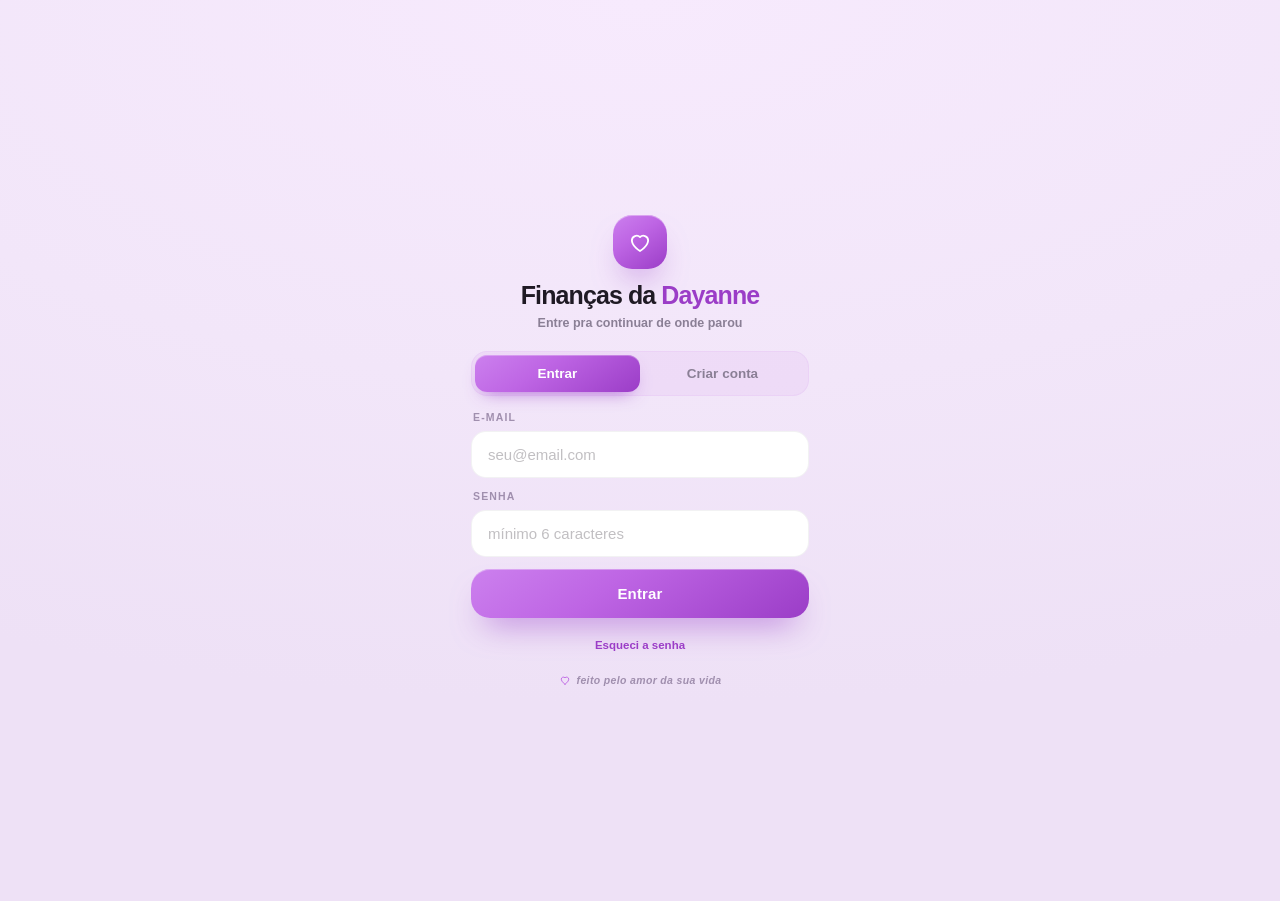
<file: index.html>
<!doctype html>
<html lang="pt-BR">
<head>
<meta charset="utf-8">
<meta name="viewport" content="width=device-width, initial-scale=1, viewport-fit=cover, maximum-scale=1, user-scalable=no">
<meta name="theme-color" content="#FAF7FC">
<meta name="color-scheme" content="light">
<meta name="format-detection" content="telephone=no">
<meta name="apple-mobile-web-app-capable" content="yes">
<meta name="mobile-web-app-capable" content="yes">
<meta name="apple-mobile-web-app-status-bar-style" content="default">
<meta name="apple-mobile-web-app-title" content="Finanças">
<meta name="description" content="O cantinho financeiro da Dayanne">
<title>Finanças da Dayanne</title>
<link rel="manifest" href="manifest.json">
<link rel="icon" href="icons/favicon.svg" type="image/svg+xml">
<link rel="apple-touch-icon" href="icons/icon-180.png">
<link rel="stylesheet" href="styles.css?v=15">
</head>
<body>

<!-- ===== ENTRADA (login obrigatório) ===== -->
<section class="auth" id="authScreen" aria-label="Entrar" hidden>
  <div class="auth-card">
    <div class="auth-brand">
      <span class="auth-mark" aria-hidden="true">
        <svg viewBox="0 0 24 24" fill="none" stroke="currentColor" stroke-width="1.7" stroke-linecap="round" stroke-linejoin="round" aria-hidden="true"><path d="M12 20.3s-7.5-4.5-7.5-10a4.4 4.4 0 0 1 7.5-2.8 4.4 4.4 0 0 1 7.5 2.8c0 5.5-7.5 10-7.5 10Z"/></svg>
      </span>
      <h1>Finanças da <em>Dayanne</em></h1>
      <p id="authSub">Entre pra continuar de onde parou</p>
    </div>

    <div class="seg auth-seg" id="authSeg">
      <span class="seg-thumb" aria-hidden="true"></span>
      <button class="seg-btn is-active" type="button" data-auth="in">Entrar</button>
      <button class="seg-btn" type="button" data-auth="up">Criar conta</button>
    </div>

    <form class="auth-form" id="authForm" novalidate>
      <label class="fld">
        <span class="fld-lbl">E-mail</span>
        <input class="txt-input" id="authEmail" type="email" inputmode="email" autocomplete="username" autocapitalize="none" spellcheck="false" placeholder="seu@email.com" aria-label="E-mail">
      </label>
      <label class="fld">
        <span class="fld-lbl">Senha</span>
        <input class="txt-input" id="authPass" type="password" autocomplete="current-password" placeholder="mínimo 6 caracteres" aria-label="Senha">
      </label>
      <p class="auth-err" id="authErr" hidden></p>
      <button class="btn-main wide" type="submit" id="authGo">Entrar</button>
    </form>

    <button class="auth-link" type="button" id="authForgot">Esqueci a senha</button>

    <p class="auth-foot">
      <span class="auth-heart" aria-hidden="true">
        <svg viewBox="0 0 24 24" fill="none" stroke="currentColor" stroke-width="1.8" stroke-linecap="round" stroke-linejoin="round" aria-hidden="true"><path d="M12 20.3s-7.5-4.5-7.5-10a4.4 4.4 0 0 1 7.5-2.8 4.4 4.4 0 0 1 7.5 2.8c0 5.5-7.5 10-7.5 10Z"/></svg>
      </span>
      feito pelo amor da sua vida
    </p>
  </div>
</section>

<div class="app" id="app">

  <div class="deco" aria-hidden="true">
    <span class="blob b1"></span>
    <span class="blob b2"></span>
    <span class="blob b3"></span>
  </div>

  <!-- ============ HOME ============ -->
  <main class="screen is-active" id="screen-home">
    <header class="top-head">
      <div class="hi">
        <p class="hi-sub" id="helloText">Oi,</p>
        <h1 class="hi-name" id="nameText">Dayanne <span class="dot-spark"><svg class="ic" viewBox="0 0 24 24" fill="none" stroke="currentColor" stroke-width="1.8" stroke-linecap="round" stroke-linejoin="round" aria-hidden="true"><path d="M12 3.2l1.9 5.9L20 12l-6.1 2.9L12 20.8l-1.9-5.9L4 12l6.1-2.9L12 3.2Z"/></svg></span></h1>
      </div>
      <button class="avatar" id="avatarBtn" type="button" aria-label="Abrir ajustes">
        <span id="avatarInitial">D</span>
        <i class="avatar-ring" aria-hidden="true"></i>
      </button>
    </header>

    <div class="month-bar" data-monthbar>
      <button class="mbtn" type="button" data-month="-1" aria-label="Mês anterior">
        <svg viewBox="0 0 24 24" aria-hidden="true"><path d="M15 5l-7 7 7 7"/></svg>
      </button>
      <span class="mlabel" data-monthlabel>&nbsp;</span>
      <button class="mbtn" type="button" data-month="1" aria-label="Próximo mês">
        <svg viewBox="0 0 24 24" aria-hidden="true"><path d="M9 5l7 7-7 7"/></svg>
      </button>
    </div>

    <section class="balance" id="balanceCard">
      <div class="balance-head">
        <span class="balance-cap">Saldo do mês</span>
        <span class="balance-tag" id="balanceTag"><svg class="ic" viewBox="0 0 24 24" fill="none" stroke="currentColor" stroke-width="1.8" stroke-linecap="round" stroke-linejoin="round" aria-hidden="true"><path d="M12 3.2l1.9 5.9L20 12l-6.1 2.9L12 20.8l-1.9-5.9L4 12l6.1-2.9L12 3.2Z"/></svg><span>sem registros</span></span>
      </div>
      <p class="balance-num" id="balanceNum">R$ 0,00</p>
      <div class="balance-row">
        <div class="bs">
          <span class="bs-ico">
            <svg viewBox="0 0 24 24" aria-hidden="true"><path d="M12 19V5M5 12l7-7 7 7"/></svg>
          </span>
          <span class="bs-txt"><small>Entradas</small><b id="incomeNum">R$ 0,00</b></span>
        </div>
        <span class="bs-sep" aria-hidden="true"></span>
        <div class="bs">
          <span class="bs-ico">
            <svg viewBox="0 0 24 24" aria-hidden="true"><path d="M12 5v14M5 12l7 7 7-7"/></svg>
          </span>
          <span class="bs-txt"><small>Saídas</small><b id="expenseNum">R$ 0,00</b></span>
        </div>
      </div>
      <span class="balance-glow" aria-hidden="true"></span>
    </section>

    <section class="block">
      <div class="block-head">
        <h2>Gastos por categoria</h2>
        <span class="block-note" id="catNote"></span>
      </div>
      <div class="cat-rail" id="catRail"></div>
    </section>

    <section class="block">
      <div class="block-head">
        <h2>Últimos registros</h2>
        <button class="ghost-link" type="button" data-goto="tx">Ver todos</button>
      </div>
      <ul class="tx-list" id="homeList"></ul>
      <div class="empty" id="homeEmpty" hidden></div>
    </section>

    <p class="sign">
      <span class="sign-heart" aria-hidden="true"><svg viewBox="0 0 24 24" fill="none" stroke="currentColor" stroke-width="1.8" stroke-linecap="round" stroke-linejoin="round"><path d="M12 20.3s-7.5-4.5-7.5-10a4.4 4.4 0 0 1 7.5-2.8 4.4 4.4 0 0 1 7.5 2.8c0 5.5-7.5 10-7.5 10Z"/></svg></span>
      feito pelo amor da sua vida
    </p>
  </main>

  <!-- ============ REGISTROS ============ -->
  <main class="screen" id="screen-tx">
    <header class="page-head">
      <h1>Meus registros</h1>
      <p>Tudo que entrou e saiu</p>
    </header>

    <div class="month-bar" data-monthbar>
      <button class="mbtn" type="button" data-month="-1" aria-label="Mês anterior">
        <svg viewBox="0 0 24 24" aria-hidden="true"><path d="M15 5l-7 7 7 7"/></svg>
      </button>
      <span class="mlabel" data-monthlabel>&nbsp;</span>
      <button class="mbtn" type="button" data-month="1" aria-label="Próximo mês">
        <svg viewBox="0 0 24 24" aria-hidden="true"><path d="M9 5l7 7-7 7"/></svg>
      </button>
    </div>

    <div class="search-bar">
      <span class="search-ico" aria-hidden="true">
        <svg viewBox="0 0 24 24"><circle cx="11" cy="11" r="6.4"/><path d="M15.9 15.9 20.6 20.6"/></svg>
      </span>
      <input class="search-input" id="searchInput" type="search" placeholder="Buscar por descrição" autocomplete="off" autocorrect="off" autocapitalize="none" spellcheck="false" enterkeyhint="search" aria-label="Buscar registro">
      <button class="search-clear" type="button" id="searchClear" aria-label="Limpar busca" hidden>
        <svg viewBox="0 0 24 24" aria-hidden="true"><path d="M6 6l12 12M18 6 6 18"/></svg>
      </button>
    </div>

    <div class="chips" id="filterChips">
      <button class="chip is-active" type="button" data-filter="all">Tudo</button>
      <button class="chip" type="button" data-filter="income">Entradas</button>
      <button class="chip" type="button" data-filter="expense">Saídas</button>
    </div>

    <div class="chips chips-rail" id="catChips" aria-label="Filtrar por categoria"></div>

    <div class="tx-groups" id="txGroups"></div>
    <div class="empty" id="txEmpty" hidden></div>
  </main>

  <!-- ============ RESUMO ============ -->
  <main class="screen" id="screen-in">
    <header class="page-head">
      <h1>Resumo</h1>
      <p>Onde o dinheiro foi parar</p>
    </header>

    <div class="month-bar" data-monthbar>
      <button class="mbtn" type="button" data-month="-1" aria-label="Mês anterior">
        <svg viewBox="0 0 24 24" aria-hidden="true"><path d="M15 5l-7 7 7 7"/></svg>
      </button>
      <span class="mlabel" data-monthlabel>&nbsp;</span>
      <button class="mbtn" type="button" data-month="1" aria-label="Próximo mês">
        <svg viewBox="0 0 24 24" aria-hidden="true"><path d="M9 5l7 7-7 7"/></svg>
      </button>
    </div>

    <section class="donut-card">
      <div class="donut-wrap">
        <svg class="donut" viewBox="0 0 120 120" aria-hidden="true">
          <circle class="donut-track" cx="60" cy="60" r="48"/>
          <g id="donutSegs"></g>
        </svg>
        <div class="donut-center">
          <small>Total gasto</small>
          <b id="donutTotal">R$ 0,00</b>
        </div>
      </div>
      <ul class="legend" id="legend"></ul>
    </section>

    <section class="block">
      <div class="block-head">
        <h2>Últimos 6 meses</h2>
        <span class="block-note">gastos</span>
      </div>
      <div class="bars" id="bars"></div>
    </section>

    <div class="empty" id="inEmpty" hidden></div>
  </main>

  <!-- ============ CÂMBIO ============ -->
  <main class="screen" id="screen-fx">
    <header class="page-head">
      <h1>Câmbio</h1>
      <p>Converta entre Guarani, Real e Dólar</p>
    </header>

    <section class="conv">
      <div class="conv-box">
        <div class="conv-top">
          <span class="conv-lbl">Valor</span>
          <div class="cur-pick" id="fxFromSeg">
            <button type="button" data-cur="PYG">Gs</button>
            <button type="button" data-cur="BRL">R$</button>
            <button type="button" data-cur="USD">$</button>
          </div>
        </div>
        <div class="conv-line">
          <span class="conv-sym" id="fxFromSym">R$</span>
          <span class="conv-num" id="fxDisplay">0</span>
        </div>
      </div>

      <button class="conv-swap" id="fxSwap" type="button" aria-label="Inverter as moedas">
        <svg viewBox="0 0 24 24" aria-hidden="true"><path d="M8 4.5v13"/><path d="M4.5 8 8 4.5 11.5 8"/><path d="M16 19.5v-13"/><path d="M12.5 16 16 19.5 19.5 16"/></svg>
      </button>

      <div class="conv-box is-out">
        <div class="conv-top">
          <span class="conv-lbl">Vale</span>
          <div class="cur-pick" id="fxToSeg">
            <button type="button" data-cur="PYG">Gs</button>
            <button type="button" data-cur="BRL">R$</button>
            <button type="button" data-cur="USD">$</button>
          </div>
        </div>
        <div class="conv-line">
          <span class="conv-sym" id="fxToSym">Gs</span>
          <span class="conv-num" id="fxResult" aria-live="polite">0</span>
        </div>
      </div>

      <p class="conv-rate" id="fxRate"></p>
    </section>

    <div class="keypad" id="fxPad">
      <button type="button" data-k="1">1</button>
      <button type="button" data-k="2">2</button>
      <button type="button" data-k="3">3</button>
      <button type="button" data-k="4">4</button>
      <button type="button" data-k="5">5</button>
      <button type="button" data-k="6">6</button>
      <button type="button" data-k="7">7</button>
      <button type="button" data-k="8">8</button>
      <button type="button" data-k="9">9</button>
      <button type="button" data-k="c" class="key-fn">C</button>
      <button type="button" data-k="0">0</button>
      <button type="button" data-k="b" class="key-fn" aria-label="Apagar">
        <svg viewBox="0 0 24 24" aria-hidden="true"><path d="M9 6h10.5A2.5 2.5 0 0 1 22 8.5v7a2.5 2.5 0 0 1-2.5 2.5H9l-6-6 6-6Z"/><path d="M12.5 9.5l5 5M17.5 9.5l-5 5"/></svg>
      </button>
    </div>
  </main>

  <button class="fab" id="fab" type="button" aria-label="Adicionar registro">
    <svg viewBox="0 0 24 24" aria-hidden="true"><path d="M12 5v14M5 12h14"/></svg>
    <span class="fab-ring" aria-hidden="true"></span>
  </button>

  <nav class="nav" aria-label="Navegação principal">
    <button class="nav-btn is-active" type="button" data-goto="home" aria-current="page">
      <span class="nav-ico">
        <svg viewBox="0 0 24 24" aria-hidden="true"><path d="M4 11.5 12 4l8 7.5"/><path d="M6.5 10v9a1 1 0 0 0 1 1H10v-5.5h4V20h2.5a1 1 0 0 0 1-1v-9"/></svg>
      </span>
      <span class="nav-lbl">Início</span>
    </button>
    <button class="nav-btn" type="button" data-goto="tx">
      <span class="nav-ico">
        <svg viewBox="0 0 24 24" aria-hidden="true"><path d="M8 6h12M8 12h12M8 18h12"/><circle cx="4" cy="6" r="1"/><circle cx="4" cy="12" r="1"/><circle cx="4" cy="18" r="1"/></svg>
      </span>
      <span class="nav-lbl">Registros</span>
    </button>
    <button class="nav-btn" type="button" data-goto="in">
      <span class="nav-ico">
        <svg viewBox="0 0 24 24" aria-hidden="true"><path d="M21 12a9 9 0 1 1-9-9v9h9Z"/><path d="M12 3v9h9"/></svg>
      </span>
      <span class="nav-lbl">Resumo</span>
    </button>
    <button class="nav-btn" type="button" data-goto="fx">
      <span class="nav-ico">
        <svg viewBox="0 0 24 24" aria-hidden="true"><path d="M3.5 8.5h14"/><path d="M14 5l3.5 3.5L14 12"/><path d="M20.5 15.5h-14"/><path d="M10 12l-3.5 3.5L10 19"/></svg>
      </span>
      <span class="nav-lbl">Câmbio</span>
    </button>
  </nav>

</div>

<div class="scrim" id="scrim"></div>

<!-- ===== FOLHA: REGISTRO ===== -->
<section class="sheet" id="txSheet" role="dialog" aria-modal="true" aria-label="Registro">
  <div class="sheet-grab" aria-hidden="true"></div>
  <header class="sheet-head">
    <h2 id="txSheetTitle">Novo registro</h2>
    <button class="xbtn" type="button" data-close aria-label="Fechar">
      <svg viewBox="0 0 24 24" aria-hidden="true"><path d="M6 6l12 12M18 6 6 18"/></svg>
    </button>
  </header>
  <form class="sheet-body" id="txForm" novalidate>
    <div class="seg" role="group" aria-label="Tipo de registro">
      <span class="seg-thumb" aria-hidden="true"></span>
      <button type="button" class="seg-btn is-active" data-type="expense">Saída</button>
      <button type="button" class="seg-btn" data-type="income">Entrada</button>
    </div>

    <div class="amount-box" id="amountBox">
      <span class="amount-cur" id="amountCur" aria-hidden="true">R$</span>
      <input class="amount-input" id="amountInput" type="text" inputmode="numeric" autocomplete="off" placeholder="0,00" aria-label="Valor">
    </div>

    <div class="fld">
      <span class="fld-lbl">Categoria</span>
      <div class="cat-pick" id="catPick"></div>
    </div>

    <div class="fld">
      <span class="fld-lbl">Descrição <em>opcional</em></span>
      <input class="txt-input" id="descInput" type="text" maxlength="48" autocomplete="off" placeholder="Ex.: café com as amigas" aria-label="Descrição">
    </div>

    <div class="fld">
      <span class="fld-lbl">Data</span>
      <input class="txt-input date-input" id="dateInput" type="date" aria-label="Data">
    </div>

    <label class="switch-row" id="fixRow">
      <input type="checkbox" id="fixedToggle">
      <span class="switch-txt">
        <b>Repetir todo mês</b>
        <small id="fixHint">Vira um gasto ou ganho fixo</small>
      </span>
      <span class="switch" aria-hidden="true"><i></i></span>
    </label>

    <div class="fix-dates" id="fixDates" hidden>
      <div class="fd-row">
        <span class="fd-lbl">Começa em</span>
        <div class="fd-step">
          <button class="fd-btn" type="button" data-fd="from" data-step="-1" aria-label="Começa um mês antes">
            <svg viewBox="0 0 24 24" aria-hidden="true"><path d="M15 5l-7 7 7 7"/></svg>
          </button>
          <b class="fd-val" id="fixFrom">—</b>
          <button class="fd-btn" type="button" data-fd="from" data-step="1" aria-label="Começa um mês depois">
            <svg viewBox="0 0 24 24" aria-hidden="true"><path d="M9 5l7 7-7 7"/></svg>
          </button>
        </div>
      </div>

      <label class="switch-row" id="endRow">
        <input type="checkbox" id="endToggle">
        <span class="switch-txt">
          <b>Tem data pra acabar</b>
          <small>Sem isso, ele repete todo mês pra sempre</small>
        </span>
        <span class="switch" aria-hidden="true"><i></i></span>
      </label>

      <div class="fd-row" id="endBox" hidden>
        <span class="fd-lbl">Termina em</span>
        <div class="fd-step">
          <button class="fd-btn" type="button" data-fd="to" data-step="-1" aria-label="Termina um mês antes">
            <svg viewBox="0 0 24 24" aria-hidden="true"><path d="M15 5l-7 7 7 7"/></svg>
          </button>
          <b class="fd-val" id="fixTo">—</b>
          <button class="fd-btn" type="button" data-fd="to" data-step="1" aria-label="Termina um mês depois">
            <svg viewBox="0 0 24 24" aria-hidden="true"><path d="M9 5l7 7-7 7"/></svg>
          </button>
        </div>
      </div>
    </div>

    <div class="sheet-foot">
      <button class="btn-main" type="submit" id="saveBtn">Salvar</button>
      <button class="btn-del" type="button" id="delBtn" hidden>Excluir</button>
    </div>
  </form>
</section>

<!-- ===== FOLHA: AJUSTES ===== -->
<section class="sheet" id="setSheet" role="dialog" aria-modal="true" aria-label="Ajustes">
  <div class="sheet-grab" aria-hidden="true"></div>
  <header class="sheet-head">
    <h2>Ajustes</h2>
    <button class="xbtn" type="button" data-close aria-label="Fechar">
      <svg viewBox="0 0 24 24" aria-hidden="true"><path d="M6 6l12 12M18 6 6 18"/></svg>
    </button>
  </header>
  <div class="sheet-body">
    <div class="fld">
      <span class="fld-lbl">Seu nome</span>
      <input class="txt-input" id="nameInput" type="text" maxlength="18" autocomplete="off" aria-label="Seu nome">
    </div>

    <div class="fld">
      <span class="fld-lbl">Moeda do app</span>
      <div class="seg" id="curSeg">
        <span class="seg-thumb" aria-hidden="true"></span>
        <button type="button" class="seg-btn" data-cur="BRL">Real</button>
        <button type="button" class="seg-btn" data-cur="PYG">Guarani</button>
      </div>
    </div>

    <div class="rate-box">
      <span class="rate-txt" id="rateNote">—</span>
      <button class="rate-btn" type="button" id="rateBtn" aria-label="Atualizar cotação">
        <svg class="ic" viewBox="0 0 24 24" fill="none" stroke="currentColor" stroke-width="1.8" stroke-linecap="round" stroke-linejoin="round" aria-hidden="true"><path d="M20.5 12a8.5 8.5 0 1 1-2.5-6"/><path d="M21 4v5h-5"/></svg>
      </button>
    </div>

    <section class="cloud" id="cloudBox">
      <div class="cloud-head">
        <span class="cloud-ico" aria-hidden="true">
          <svg viewBox="0 0 24 24" fill="none" stroke="currentColor" stroke-width="1.8" stroke-linecap="round" stroke-linejoin="round" aria-hidden="true"><path d="M7.4 18.2h9.2a3.6 3.6 0 0 0 .3-7.2 5.1 5.1 0 0 0-9.8-1.2 3.5 3.5 0 0 0 .3 8.4Z"/></svg>
        </span>
        <span class="cloud-txt">
          <b id="cloudTitle">Conta na nuvem</b>
          <small id="cloudStatus">Entrar pra ter tudo em todos os aparelhos</small>
        </span>
      </div>

      <div class="cloud-form" id="cloudForm">
        <input class="txt-input" id="cloudEmail" type="email" inputmode="email" autocomplete="username" autocapitalize="none" spellcheck="false" placeholder="seu@email.com" aria-label="E-mail da conta">
        <input class="txt-input" id="cloudPass" type="password" autocomplete="current-password" placeholder="senha" aria-label="Senha da conta">
        <div class="backup-row">
          <button class="btn-soft" type="button" id="cloudSignIn">Entrar</button>
          <button class="btn-soft" type="button" id="cloudSignUp">Criar conta</button>
        </div>
      </div>

      <div class="cloud-actions" id="cloudActions" hidden>
        <button class="btn-soft" type="button" id="cloudSync">Sincronizar agora</button>
        <button class="btn-soft" type="button" id="cloudOut">Sair</button>
      </div>

      <div class="cloud-merge" id="cloudMerge" hidden>
        <p id="cloudMergeTxt"></p>
        <div class="backup-row">
          <button class="btn-soft" type="button" id="cloudPull">Baixar da nuvem</button>
          <button class="btn-soft" type="button" id="cloudPush">Enviar do aparelho</button>
        </div>
      </div>
    </section>

    <button class="row-btn" type="button" id="openCatBtn">
      <span class="row-ic">
        <svg viewBox="0 0 24 24" fill="none" stroke="currentColor" stroke-width="1.8" stroke-linecap="round" stroke-linejoin="round" aria-hidden="true"><rect x="3.4" y="3.4" width="7.2" height="7.2" rx="2"/><rect x="13.4" y="3.4" width="7.2" height="7.2" rx="2"/><rect x="3.4" y="13.4" width="7.2" height="7.2" rx="2"/><rect x="13.4" y="13.4" width="7.2" height="7.2" rx="2"/></svg>
      </span>
      <span class="row-txt">
        <b>Categorias</b>
        <small>Criar, renomear, cor e ícone</small>
      </span>
      <span class="row-go">
        <svg viewBox="0 0 24 24" aria-hidden="true"><path d="M9 6l6 6-6 6"/></svg>
      </span>
    </button>

    <button class="row-btn" type="button" id="openFixBtn">
      <span class="row-ic">
        <svg viewBox="0 0 24 24" fill="none" stroke="currentColor" stroke-width="1.8" stroke-linecap="round" stroke-linejoin="round" aria-hidden="true"><path d="M17 3.5 20 6.5 17 9.5"/><path d="M20 6.5H8a4 4 0 0 0-4 4v.5"/><path d="M7 20.5 4 17.5 7 14.5"/><path d="M4 17.5h12a4 4 0 0 0 4-4v-.5"/></svg>
      </span>
      <span class="row-txt">
        <b>Gastos e ganhos fixos</b>
        <small>Aluguel, internet, salário…</small>
      </span>
      <span class="row-go">
        <svg viewBox="0 0 24 24" aria-hidden="true"><path d="M9 6l6 6-6 6"/></svg>
      </span>
    </button>

    <div class="backup-row">
      <button class="btn-soft" type="button" id="exportBtn">Salvar backup</button>
      <button class="btn-soft" type="button" id="importBtn">Restaurar</button>
      <input type="file" id="importFile" accept="application/json,.json" hidden>
    </div>

    <div class="set-note">
      <span aria-hidden="true"><svg class="ic" viewBox="0 0 24 24" fill="none" stroke="currentColor" stroke-width="1.8" stroke-linecap="round" stroke-linejoin="round"><path d="M12 20.3s-7.5-4.5-7.5-10a4.4 4.4 0 0 1 7.5-2.8 4.4 4.4 0 0 1 7.5 2.8c0 5.5-7.5 10-7.5 10Z"/></svg></span>
      <p>Feito pelo amor da sua vida, só pra você.</p>
    </div>

    <button class="btn-del wide" type="button" id="resetBtn">Zerar todos os dados</button>

    <p class="set-version">versão 1.1.5 · Bryan pra Dayanne</p>
  </div>
</section>

<!-- ===== FOLHA: FIXOS ===== -->
<section class="sheet" id="fixSheet" role="dialog" aria-modal="true" aria-label="Gastos e ganhos fixos">
  <div class="sheet-grab" aria-hidden="true"></div>
  <header class="sheet-head">
    <h2>Fixos</h2>
    <button class="xbtn" type="button" data-close aria-label="Fechar">
      <svg viewBox="0 0 24 24" aria-hidden="true"><path d="M6 6l12 12M18 6 6 18"/></svg>
    </button>
  </header>
  <div class="sheet-body">
    <p class="fix-intro">Entram sozinhos em todo mês, a partir do mês de início. Toque para editar.</p>
    <ul class="fix-list" id="fixList"></ul>
    <div class="empty" id="fixEmpty" hidden>
      <span class="empty-ico"><svg class="ic" viewBox="0 0 24 24" fill="none" stroke="currentColor" stroke-width="1.8" stroke-linecap="round" stroke-linejoin="round" aria-hidden="true"><path d="M17 3.5 20 6.5 17 9.5"/><path d="M20 6.5H8a4 4 0 0 0-4 4v.5"/><path d="M7 20.5 4 17.5 7 14.5"/><path d="M4 17.5h12a4 4 0 0 0 4-4v-.5"/></svg></span>
      <p>Nenhum fixo ainda<br><b>Marque "Repetir todo mês" ao criar um registro.</b></p>
    </div>
    <button class="btn-main" type="button" id="addFixBtn">Novo fixo</button>
  </div>
</section>

<!-- ===== FOLHA: CATEGORIAS ===== -->
<section class="sheet" id="catSheet" role="dialog" aria-modal="true" aria-label="Categorias">
  <div class="sheet-grab" aria-hidden="true"></div>
  <header class="sheet-head">
    <h2 id="catSheetTitle">Categorias</h2>
    <button class="xbtn" type="button" data-close aria-label="Fechar">
      <svg viewBox="0 0 24 24" aria-hidden="true"><path d="M6 6l12 12M18 6 6 18"/></svg>
    </button>
  </header>

  <div class="sheet-body">
    <div id="catListView">
      <div class="seg" role="group" aria-label="Tipo de categoria" id="catSeg">
        <span class="seg-thumb" aria-hidden="true"></span>
        <button type="button" class="seg-btn is-active" data-cattype="expense">Gastos</button>
        <button type="button" class="seg-btn" data-cattype="income">Entradas</button>
      </div>

      <div class="cat-list" id="catList"></div>

      <button class="btn-main" type="button" id="newCatBtn">Nova categoria</button>
    </div>

    <div id="catEditView" hidden>
      <div class="fld">
        <span class="fld-lbl">Nome</span>
        <input class="txt-input" id="catNameInput" type="text" maxlength="18" autocomplete="off" placeholder="Ex.: Faculdade" aria-label="Nome da categoria">
      </div>

      <div class="fld">
        <span class="fld-lbl">Cor</span>
        <div class="swatches" id="catSwatches"></div>
      </div>

      <div class="fld">
        <span class="fld-lbl">Ícone</span>
        <div class="icons" id="catIcons"></div>
      </div>

      <label class="switch-row" id="catHideRow">
        <input type="checkbox" id="catHideToggle">
        <span class="switch-txt">
          <b>Esconder do app</b>
          <small>Some dos seletores, mas os registros antigos ficam</small>
        </span>
        <span class="switch" aria-hidden="true"><i></i></span>
      </label>

      <div class="sheet-foot">
        <button class="btn-main" type="button" id="catSaveBtn">Salvar</button>
        <button class="btn-del" type="button" id="catDelBtn" hidden>Excluir</button>
      </div>
      <button class="btn-soft wide" type="button" id="catBackBtn">Voltar pra lista</button>
    </div>
  </div>
</section>

<div class="toast" id="toast" role="status" aria-live="polite">
  <span class="toast-ico" id="toastIco" aria-hidden="true"></span>
  <span id="toastMsg"></span>
</div>

<!-- ===== CONFIRMAÇÃO (no lugar do confirm do navegador) ===== -->
<div class="ask" id="askBox" role="dialog" aria-modal="true" aria-labelledby="askTitle" aria-hidden="true">
  <div class="ask-card">
    <span class="ask-ico" aria-hidden="true"><svg viewBox="0 0 24 24" fill="none" stroke="currentColor" stroke-width="1.8" stroke-linecap="round" stroke-linejoin="round"><path d="M12 8.5v5"/><path d="M12 17h.01"/><path d="M10.3 3.9 2.5 17.4A2 2 0 0 0 4.2 20.4h15.6a2 2 0 0 0 1.7-3l-7.8-13.5a2 2 0 0 0-3.4 0Z"/></svg></span>
    <h3 id="askTitle">Tem certeza?</h3>
    <p id="askText"></p>
    <div class="ask-row">
      <button class="btn-soft" type="button" id="askNo">Cancelar</button>
      <button class="btn-del" type="button" id="askYes">Apagar</button>
    </div>
  </div>
</div>

<!-- ===== SURPRESA (5 toques em qualquer lugar) =====
     As fotos são fotos/1.jpg e fotos/2.jpg. Se não existirem, o cartão mostra o
     coração lilás no lugar (nada quebra e nada aparece escrito de "erro"). -->
<div class="love" id="loveSecret" role="dialog" aria-modal="true" aria-label="Uma surpresa" aria-hidden="true">
  <span class="love-veil" aria-hidden="true"></span>
  <span class="love-bloom" aria-hidden="true"></span>
  <span class="love-particles" id="loveParticles" aria-hidden="true"></span>

  <div class="love-stage">
    <span class="love-badge" aria-hidden="true">
      <svg viewBox="0 0 24 24" fill="none" stroke="currentColor" stroke-width="1.8" stroke-linecap="round" stroke-linejoin="round"><path d="M12 20.3s-7.5-4.5-7.5-10a4.4 4.4 0 0 1 7.5-2.8 4.4 4.4 0 0 1 7.5 2.8c0 5.5-7.5 10-7.5 10Z"/></svg>
    </span>

    <p class="love-eyebrow">segredo desbloqueado</p>
    <h2 class="love-title">O melhor investimento<br>que eu fiz foi <em>você</em></h2>

    <div class="love-photos">
      <figure class="love-photo love-photo-a">
        <span class="love-photo-ph" aria-hidden="true">
          <svg viewBox="0 0 24 24"><path d="M12 20.3s-7.5-4.5-7.5-10a4.4 4.4 0 0 1 7.5-2.8 4.4 4.4 0 0 1 7.5 2.8c0 5.5-7.5 10-7.5 10Z" fill="currentColor"/></svg>
        </span>
        <img class="love-photo-img" src="fotos/1.jpg" alt="A gente">
      </figure>
      <figure class="love-photo love-photo-b">
        <span class="love-photo-ph" aria-hidden="true">
          <svg viewBox="0 0 24 24"><path d="M12 20.3s-7.5-4.5-7.5-10a4.4 4.4 0 0 1 7.5-2.8 4.4 4.4 0 0 1 7.5 2.8c0 5.5-7.5 10-7.5 10Z" fill="currentColor"/></svg>
        </span>
        <img class="love-photo-img" src="fotos/2.jpg" alt="A gente">
      </figure>
    </div>

    <p class="love-foot">feito pelo amor da sua vida</p>
    <button class="love-close" type="button" id="loveClose">fechar</button>
  </div>
</div>

<script src="sync.js"></script>
<script src="app.js"></script>
</body>
</html>
</file>
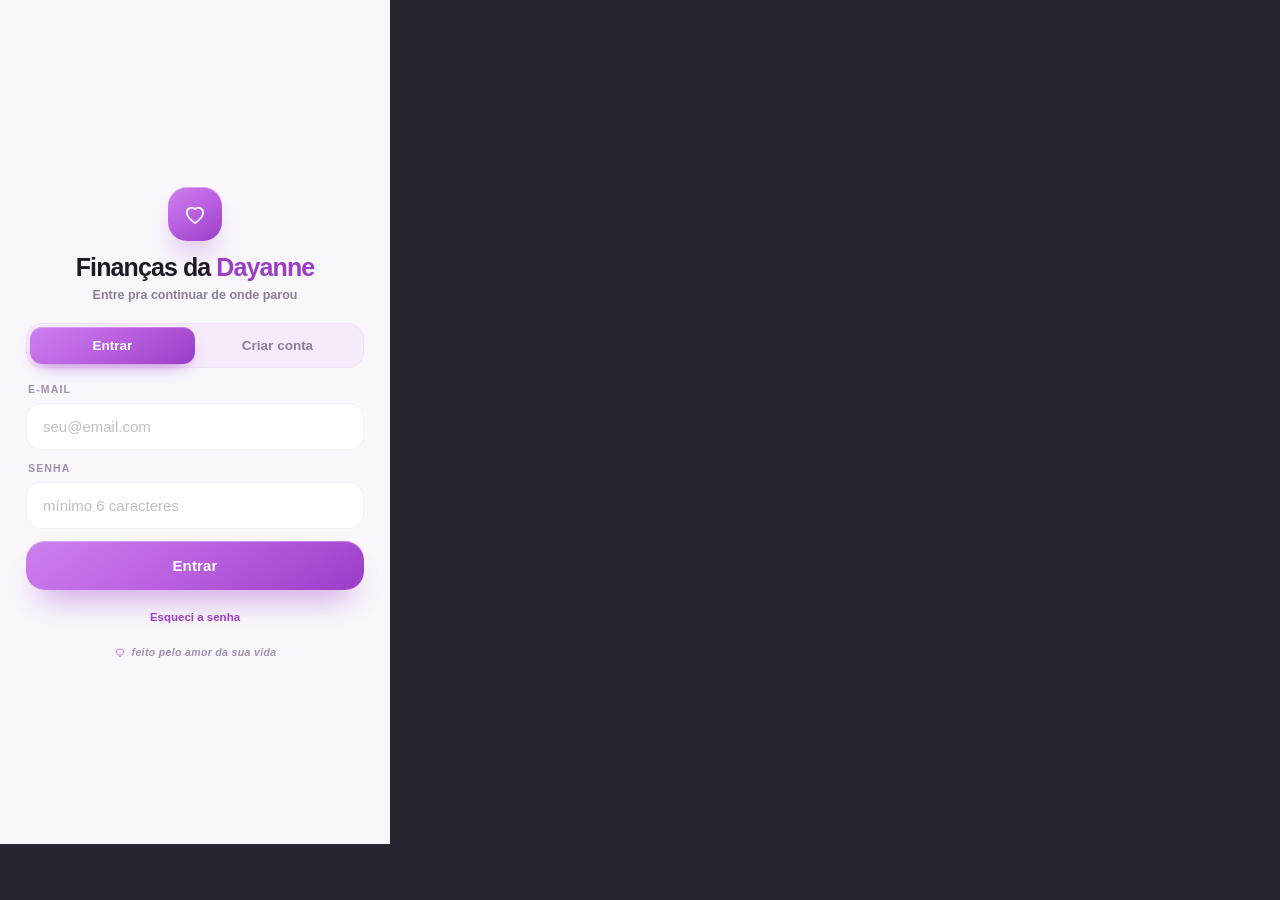
<file: tools/shot.html>
<!doctype html>
<html lang="pt-BR">
<head>
<meta charset="utf-8">
<title>preview</title>
<style>
  html,body{ margin:0; background:#2A2430; }
  iframe{ width:390px; height:844px; border:0; display:block; background:#FAF7FC; }
</style>
</head>
<body>
<iframe id="f"></iframe>
<script>
  var q = new URLSearchParams(location.search);
  var s = q.get('s') || 'home';
  var sheet = q.get('sheet');
  var scroll = q.get('scroll');
  if (q.get('w')) {
    var fr = document.getElementById('f');
    fr.style.width = q.get('w') + 'px';
    fr.style.height = (q.get('h') || 844) + 'px';
  }

  fetch('/index.html').then(function (r) { return r.text(); }).then(function (html) {
    try { if (q.get('fresh')) localStorage.clear(); } catch (e) {}
    /* sessão falsa, pra ver o app aberto em vez da tela de entrada */
    if (q.get('sess')) {
      try {
        localStorage.setItem('dayanne.sync.sess', JSON.stringify({
          access_token: 'fake', refresh_token: 'fake',
          expires_at: Date.now() + 3600000, uid: 'u1', email: 'dayanne@exemplo.com', lastSent: ''
        }));
      } catch (e) {}
    }
    /* o estilo "congela" tudo: sem animação a tela já aparece no estado final,
       que é o que interessa pra conferir o visual */
    var patch = '<head><base href="/"><style>*,*::before,*::after{animation:none!important;transition:none!important}</style>';
    var f = document.getElementById('f');
    var d = f.contentDocument;
    d.open();
    d.write(html.replace('<head>', patch));
    d.close();

    var w = f.contentWindow;
    var n = 0;
    (function ready() {
      if ((!d.getElementById('fab') || !d.querySelector('.nav-btn')) && n++ < 300) {
        return setTimeout(ready, 10);
      }
      setTimeout(function () {
        /* moeda primeiro, pra já sair tudo convertido nos prints */
        if (q.get('cur')) {
          d.getElementById('avatarBtn').click();
          d.querySelector('#curSeg [data-cur="' + q.get('cur') + '"]').click();
          d.getElementById('scrim').click();
        }
        if (s !== 'home') {
          var b = d.querySelector('.nav-btn[data-goto="' + s + '"]');
          if (b) b.click();
        }
        if (sheet === 'tx') d.getElementById('fab').click();
        if (sheet === 'set') d.getElementById('avatarBtn').click();
        if (sheet === 'cat') { d.getElementById('avatarBtn').click(); d.getElementById('openCatBtn').click(); }
        if (sheet === 'fix') { d.getElementById('avatarBtn').click(); d.getElementById('openFixBtn').click(); }
        if (q.get('fix')) { d.getElementById('fixedToggle').click(); }
        if (q.get('edit')) { d.querySelector('#catList .cat-row').click(); }
        if (q.get('ask')) { d.getElementById('avatarBtn').click(); d.getElementById('resetBtn').click(); }
        if (q.get('auth')) {
          var b = d.querySelector('[data-auth="' + q.get('auth') + '"]');
          if (b) b.click();
        }
        if (q.get('email')) d.getElementById('authEmail').value = q.get('email');
        if (q.get('pass')) d.getElementById('authPass').value = q.get('pass');
        if (q.get('submit')) {
          var f = d.getElementById('authForm');
          f.dispatchEvent(new Event('submit', { cancelable: true, bubbles: true }));
        }
        if (q.get('save')) {
          setTimeout(function () {
            d.getElementById('fab').click();
            var inp = d.getElementById('amountInput');
            inp.value = q.get('save');
            inp.dispatchEvent(new Event('input', { bubbles: true }));
            d.getElementById('descInput').value = 'teste pela interface';
            d.getElementById('saveBtn').click();
          }, 2500);
        }
        if (q.get('back')) {
          var b = d.querySelector('[data-month="-1"]');
          for (var k = 0; k < parseInt(q.get('back'), 10); k++) b.click();
        }
        setTimeout(function () {
          if (scroll === 'bottom') w.scrollTo(0, 999999);
          else if (scroll) w.scrollTo(0, parseInt(scroll, 10));
          if (q.get('sbody')) {
            var body = d.querySelector('.sheet.is-on .sheet-body');
            if (body) body.scrollTop = 99999;
          }
          if (q.get('debug')) {
            var r = function (el) {
              if (!el) return 'n/a';
              var b = el.getBoundingClientRect();
              return Math.round(b.top) + '..' + Math.round(b.bottom) + ' h' + Math.round(b.height);
            };
            var lines = [
              'viewport ' + w.innerWidth + 'x' + w.innerHeight,
              'clientW ' + d.documentElement.clientWidth + ' / body ' + d.body.clientWidth +
                ' / gap ' + (w.innerWidth - d.documentElement.clientWidth),
              'scrollW doc ' + d.documentElement.scrollWidth + ' / body ' + d.body.scrollWidth,
              'doc h ' + Math.round(d.documentElement.scrollHeight),
              '#app ' + (function () {
                var b = d.getElementById('app').getBoundingClientRect();
                return Math.round(b.left) + '..' + Math.round(b.right);
              })(),
              '#screen ' + r(d.querySelector('.screen.is-active')),
              '.nav ' + r(d.querySelector('.nav')),
              '.keypad ' + r(d.querySelector('.keypad')),
              '.conv ' + r(d.querySelector('.conv')),
              '.fab ' + r(d.getElementById('fab')),
              'scrollY ' + Math.round(w.scrollY),
              'navPadBottom ' + getComputedStyle(d.querySelector('.screen.is-active')).paddingBottom
            ];
            var box = document.createElement('pre');
            box.style.cssText = 'position:fixed;left:0;top:0;z-index:99;margin:0;padding:6px;' +
              'background:#000;color:#0f0;font:11px monospace;line-height:1.35';
            box.textContent = lines.join('\n');
            document.body.appendChild(box);
          }
        }, 60);
      }, 60);
    })();
  });
</script>
</body>
</html>
</file>
<file: styles.css>
/* =========================================================
   Finanças da Dayanne — estilos
   Paleta: #BE65E4 · #9B3DC7 · #D89BF0 · #1F1A24 · #FAF7FC
   ========================================================= */

:root{
  --primary:#BE65E4;
  --primary-d:#9B3DC7;
  --primary-l:#D89BF0;
  --ink:#1F1A24;
  --bg:#FAF7FC;

  --ink-2:#4A4152;
  --muted:#8A7F95;
  --label:#A08FAE;
  --line:rgba(31,26,36,.055);
  --line-2:rgba(31,26,36,.04);
  --line-p:rgba(190,101,228,.15);
  --card:#fff;
  --tint:rgba(190,101,228,.10);
  --tint-2:rgba(190,101,228,.055);
  --glass:rgba(255,255,255,.80);

  --r-xl:30px;
  --r-lg:24px;
  --r-md:18px;
  --r-sm:14px;

  --sh-1:0 1px 2px rgba(46,16,64,.04), 0 7px 16px -12px rgba(92,32,140,.34);
  --sh-2:0 2px 5px rgba(46,16,64,.04), 0 16px 30px -18px rgba(92,32,140,.42);
  --sh-3:0 26px 54px -22px rgba(70,20,110,.38), 0 6px 16px -10px rgba(70,20,110,.18);
  --sh-p:0 12px 24px -12px rgba(150,60,200,.58);
  --sh-p-lg:0 18px 32px -14px rgba(150,60,200,.66);

  --grad:linear-gradient(145deg,#CC80EE 0%,#BE65E4 40%,#9B3DC7 100%);
  --grad-soft:linear-gradient(150deg,#F8EEFE 0%,#EAD5F9 100%);
  --grad-hero:radial-gradient(120% 92% at 86% -16%,rgba(255,255,255,.34) 0%,rgba(255,255,255,0) 56%),linear-gradient(152deg,#CC80EE 0%,#BE65E4 36%,#A648D0 70%,#9532C2 100%);

  --sat:env(safe-area-inset-top,0px);
  --sab:env(safe-area-inset-bottom,0px);
  --sal:env(safe-area-inset-left,0px);
  --sar:env(safe-area-inset-right,0px);

  /* cor lisa do véu da surpresa: precisa ser a MESMA no degradê, no canvas e no
     theme-color durante a animação, senão a faixa que o Safari pinta em volta
     das barras fica de outro tom */
  --love-flat:#F6E9FD;

  --ease:cubic-bezier(.22,1,.36,1);
  --ease-b:cubic-bezier(.34,1.5,.64,1);
  --ease-s:cubic-bezier(.32,.72,0,1);
}

*,*::before,*::after{ box-sizing:border-box; }
[hidden]{ display:none !important; }

html{
  -webkit-text-size-adjust:100%;
  height:100%;
  scrollbar-width:thin;
  scrollbar-color:rgba(190,101,228,.38) transparent;

  /* Fundo CHAPADO, sem degradê no topo nem no rodapé.
     Motivo: o Safari do iPhone não deixa a página desenhar atrás das barras
     dele — ele recorta o viewport e pinta essa faixa com UMA cor chapada, tirada
     do fundo da página. Qualquer degradê na borda vira um degrau reto ali. Com o
     fundo liso, a faixa da barra herda exatamente a mesma cor e some a emenda. */
  background-color:var(--bg);
}

body{
  margin:0;
  min-height:100vh;
  min-height:100dvh;
  background:var(--bg);
  color:var(--ink);
  font-family:-apple-system,BlinkMacSystemFont,"SF Pro Text","SF Pro Display","Segoe UI",Roboto,"Helvetica Neue",Arial,sans-serif;
  -webkit-font-smoothing:antialiased;
  -moz-osx-font-smoothing:grayscale;
  text-rendering:optimizeLegibility;
  -webkit-tap-highlight-color:transparent;
  overscroll-behavior-y:none;
  overflow-x:hidden;
}

body.no-scroll{ overflow:hidden; }

button,input,select,textarea{ font:inherit; color:inherit; }

button{
  background:none;
  border:0;
  padding:0;
  cursor:pointer;
  -webkit-appearance:none;
  appearance:none;
  touch-action:manipulation;
}

input{
  -webkit-appearance:none;
  appearance:none;
  touch-action:manipulation;
}

ul{ list-style:none; margin:0; padding:0; }
h1,h2,h3,p{ margin:0; }
svg{ display:block; }
img{ max-width:100%; display:block; }

/* ============ tela de entrada ============ */
.auth{
  position:relative;
  z-index:5;
  display:flex;
  align-items:center;
  justify-content:center;
  /* o +1px mantém a barra de rolagem reservada: entrar no app não muda a largura */
  min-height:calc(100vh + 1px);
  min-height:calc(100dvh + 1px);
  padding:calc(var(--sat) + 30px) 22px calc(var(--sab) + 30px);
}
.auth-card{
  width:100%;
  max-width:338px;
  display:flex;
  flex-direction:column;
  gap:15px;
  animation:riseIn .6s var(--ease) both;
}
.auth-brand{
  display:flex;
  flex-direction:column;
  align-items:center;
  gap:5px;
  text-align:center;
  margin-bottom:2px;
}
.auth-mark{
  width:54px;
  height:54px;
  margin-bottom:7px;
  border-radius:19px;
  display:grid;
  place-items:center;
  background:var(--grad);
  color:#fff;
  box-shadow:var(--sh-p-lg), inset 0 1px 0 rgba(255,255,255,.36);
}
.auth-mark svg{ width:26px; height:26px; }
.auth-brand h1{
  font-size:25px;
  font-weight:800;
  letter-spacing:-.9px;
  line-height:1.15;
}
.auth-brand h1 em{
  font-style:normal;
  color:var(--primary-d);
}
.auth-brand p{
  font-size:12.5px;
  font-weight:600;
  color:var(--muted);
  margin-top:1px;
}
.auth-seg{ margin-top:4px; }
.auth-form{
  display:flex;
  flex-direction:column;
  gap:12px;
}
.auth-form .txt-input{
  background:#fff;
  font-size:15px;
}
.auth-err{
  font-size:11.5px;
  font-weight:600;
  line-height:1.5;
  color:#B8477F;
  background:rgba(184,71,127,.08);
  border-radius:12px;
  padding:9px 12px;
}
.auth-link{
  align-self:center;
  font-size:11.5px;
  font-weight:700;
  color:var(--primary-d);
  padding:6px 12px;
  border-radius:999px;
  transition:background .2s;
}
.auth-link:active{ background:rgba(190,101,228,.10); }
.auth-foot{
  display:flex;
  align-items:center;
  justify-content:center;
  gap:6px;
  margin-top:2px;
  font-size:10.5px;
  font-weight:700;
  font-style:italic;
  letter-spacing:.35px;
  color:var(--label);
  text-align:center;
}
.auth-heart{
  display:flex;
  flex:none;
  color:var(--primary);
  animation:heartBeat 3.6s ease-in-out infinite;
}
.auth-heart svg{ width:12px; height:12px; }

/* ============ casca ============ */
.app{
  position:relative;
  width:100%;
  max-width:480px;
  margin:0 auto;
  /* 1px a mais que a tela: garante que a página sempre role um tiquinho,
     então a barra de rolagem nunca aparece/desaparece entre as telas
     (era isso que fazia o conteúdo "pular" pro lado no Câmbio) */
  min-height:calc(100vh + 1px);
  min-height:calc(100dvh + 1px);
  isolation:isolate;
}

/* ============ fundo decorativo ============ */
/* Blobs lilás + o brilho do rodapé (o fundo em si é chapado).
   A máscara apaga tudo nos 56px de cima e de baixo de propósito: assim a cor na
   borda da página é exatamente a do fundo, e a faixa que o Safari pinta em volta
   das barras dele emenda sem degrau de tom. */
.deco{
  position:fixed;
  top:0;
  right:0;
  bottom:0;
  left:0;
  z-index:-1;
  overflow:hidden;
  pointer-events:none;
  -webkit-mask-image:linear-gradient(180deg,transparent 0,#000 56px,#000 calc(100% - 56px),transparent 100%);
  mask-image:linear-gradient(180deg,transparent 0,#000 56px,#000 calc(100% - 56px),transparent 100%);
}
/* brilho do rodapé: nasce com alpha ZERO na borda de baixo (por isso não cria
   emenda com a faixa do Safari), sobe, tem o pico atrás/logo acima da pílula de
   navegação e dissolve no conteúdo. Só o de baixo — o topo fica chapado. */
.deco::after{
  content:"";
  position:absolute;
  right:0;
  bottom:0;
  left:0;
  height:340px;
  pointer-events:none;
  background:linear-gradient(to top,
    rgba(224,197,243,0) 0px,
    rgba(224,197,243,.38) 110px,
    rgba(224,197,243,.18) 225px,
    rgba(224,197,243,0) 350px);
}
.blob{
  position:absolute;
  border-radius:50%;
  filter:blur(58px);
  opacity:.5;
  will-change:transform;
}
.b1{ width:300px; height:300px; top:-110px; left:-100px; background:radial-gradient(circle,#D89BF0 0%,rgba(216,155,240,.30) 45%,transparent 72%); animation:drift1 22s ease-in-out infinite; }
.b2{ width:340px; height:340px; top:26%;   right:-160px;  background:radial-gradient(circle,#ECCBF9 0%,rgba(236,203,249,.28) 45%,transparent 72%); animation:drift2 27s ease-in-out infinite; }
.b3{ width:280px; height:280px; bottom:-100px; left:-80px; background:radial-gradient(circle,#F2DAFB 0%,rgba(242,218,251,.26) 45%,transparent 72%); animation:drift3 31s ease-in-out infinite; }

/* ============ telas ============ */
.screen{
  display:none;
  /* só o suficiente pra barra de navegação (fica em 12px + ~71px de altura).
     Antes eram 168px, o que deixava um vão morto enorme no fim de toda página */
  padding:0 0 calc(100px + var(--sab));
  animation:screenIn .5s var(--ease) both;
}
.screen.is-active{ display:block; }

/* o botão + flutua acima da navegação; a home precisa de folga pra o último
   registro não ficar embaixo dele */
#screen-home{ padding-bottom:calc(140px + var(--sab)); }

/* ============ cabeçalho home ============ */
.top-head{
  display:flex;
  align-items:center;
  justify-content:space-between;
  gap:12px;
  padding:calc(var(--sat) + 26px) 22px 0;
}
.hi{
  min-width:0;
}
.hi-sub{
  font-size:10.5px;
  color:var(--label);
  font-weight:800;
  letter-spacing:1.5px;
  text-transform:uppercase;
}
.hi-name{
  font-size:29px;
  font-weight:800;
  letter-spacing:-1.1px;
  line-height:1.12;
  margin-top:3px;
}
.dot-spark{
  color:var(--primary);
  font-size:16px;
  display:inline-block;
  vertical-align:2px;
  animation:twinkle 3.2s ease-in-out infinite;
}

.avatar{
  position:relative;
  width:46px;
  height:46px;
  flex:none;
  border-radius:16px;
  display:grid;
  place-items:center;
  background:var(--grad);
  color:#fff;
  font-weight:800;
  font-size:17px;
  letter-spacing:-.4px;
  box-shadow:var(--sh-p-lg), inset 0 1px 0 rgba(255,255,255,.36);
  transition:transform .3s var(--ease-b), box-shadow .3s;
}
.avatar:active{ transform:scale(.9); box-shadow:var(--sh-p); }
.avatar-ring{
  position:absolute;
  top:-5px;
  right:-5px;
  bottom:-5px;
  left:-5px;
  border-radius:21px;
  border:1.5px solid rgba(190,101,228,.30);
  animation:ringPulse 3.6s ease-out infinite;
  pointer-events:none;
}

/* ============ cabeçalho das páginas ============ */
.page-head{ padding:calc(var(--sat) + 30px) 22px 0; }
.page-head h1{
  font-size:27px;
  font-weight:800;
  letter-spacing:-.9px;
  line-height:1.12;
}
.page-head p{
  font-size:12.5px;
  color:var(--muted);
  font-weight:600;
  margin-top:5px;
  letter-spacing:.1px;
}

/* ============ seletor de mês ============ */
.month-bar{
  display:flex;
  align-items:center;
  justify-content:center;
  gap:2px;
  width:max-content;
  max-width:calc(100% - 36px);
  margin:15px auto 3px;
  padding:4px;
  border-radius:999px;
  background:var(--glass);
  -webkit-backdrop-filter:blur(16px) saturate(165%);
  backdrop-filter:blur(16px) saturate(165%);
  box-shadow:0 1px 2px rgba(46,16,64,.05), 0 10px 20px -16px rgba(92,32,140,.50), inset 0 0 0 1px rgba(190,101,228,.13);
}
.mbtn{
  width:32px;
  height:32px;
  flex:none;
  border-radius:999px;
  display:grid;
  place-items:center;
  background:transparent;
  color:var(--primary-d);
  transition:transform .22s var(--ease-b), background .2s, opacity .2s;
}
.mbtn:active{ transform:scale(.86); background:var(--tint); }
.mbtn[disabled]{ opacity:.25; }
.mbtn svg{
  width:17px; height:17px;
  fill:none; stroke:currentColor;
  stroke-width:2.4; stroke-linecap:round; stroke-linejoin:round;
}
.mlabel{
  min-width:148px;
  text-align:center;
  font-size:13.5px;
  font-weight:700;
  letter-spacing:-.1px;
  color:var(--ink);
}

/* ============ cartão de saldo ============ */
.balance{
  position:relative;
  margin:16px 18px 26px;
  padding:19px 19px 17px;
  border-radius:var(--r-xl);
  background:var(--grad-hero);
  color:#fff;
  overflow:hidden;
  isolation:isolate;
  box-shadow:
    0 22px 42px -22px rgba(140,45,195,.78),
    0 6px 14px -8px rgba(120,40,170,.34),
    inset 0 1px 0 rgba(255,255,255,.34),
    inset 0 -1px 0 rgba(66,8,104,.22);
  animation:riseIn .7s .05s var(--ease) both;
}
.balance::before{
  content:"";
  position:absolute;
  z-index:1;
  top:-74%;
  right:-34%;
  width:80%;
  height:190%;
  border-radius:50%;
  background:radial-gradient(circle,rgba(255,255,255,.28) 0%,rgba(255,255,255,0) 68%);
  pointer-events:none;
}
.balance::after{
  content:"";
  position:absolute;
  z-index:2;
  top:-60%; left:-45%;
  width:65%; height:230%;
  background:linear-gradient(100deg,transparent,rgba(255,255,255,.20),transparent);
  transform:rotate(12deg) translateX(-140%);
  animation:sheen 8s 2.4s ease-in-out infinite;
  pointer-events:none;
}
.balance-head{
  position:relative;
  z-index:3;
  display:flex;
  align-items:center;
  justify-content:space-between;
  gap:10px;
}
.balance-cap{
  font-size:10.5px;
  font-weight:800;
  letter-spacing:1.3px;
  text-transform:uppercase;
  color:rgba(255,255,255,.82);
}
.balance-tag{
  font-size:10.5px;
  font-weight:800;
  letter-spacing:.15px;
  padding:5px 9px;
  border-radius:999px;
  background:rgba(255,255,255,.22);
  color:#fff;
  white-space:nowrap;
  box-shadow:inset 0 0 0 1px rgba(255,255,255,.30), 0 2px 8px rgba(60,10,95,.12);
  -webkit-backdrop-filter:blur(8px);
  backdrop-filter:blur(8px);
}
.balance-num{
  position:relative;
  z-index:3;
  font-size:clamp(31px,9.4vw,39px);
  font-weight:800;
  letter-spacing:-1.8px;
  line-height:1.02;
  margin:10px 0 17px;
  font-variant-numeric:tabular-nums;
  text-shadow:0 8px 22px rgba(62,6,104,.26);
}
.balance-row{
  position:relative;
  z-index:3;
  display:flex;
  align-items:stretch;
  gap:9px;
}
.bs{
  display:flex;
  align-items:center;
  gap:9px;
  flex:1;
  min-width:0;
  padding:8px 10px;
  border-radius:15px;
  background:rgba(255,255,255,.13);
  box-shadow:inset 0 0 0 1px rgba(255,255,255,.10);
}
.bs-ico{
  width:29px; height:29px;
  flex:none;
  border-radius:10px;
  display:grid;
  place-items:center;
  background:rgba(255,255,255,.19);
  box-shadow:inset 0 0 0 1px rgba(255,255,255,.14);
}
.bs-ico svg{
  width:14px; height:14px;
  fill:none; stroke:#fff;
  stroke-width:2.6; stroke-linecap:round; stroke-linejoin:round;
}
.bs-txt{
  display:flex;
  flex-direction:column;
  gap:1px;
  min-width:0;
}
.bs-txt small{
  font-size:9px;
  color:rgba(255,255,255,.74);
  font-weight:800;
  letter-spacing:.55px;
  text-transform:uppercase;
}
.bs-txt b{
  font-size:13px;
  font-weight:800;
  letter-spacing:-.35px;
  white-space:nowrap;
  overflow:hidden;
  text-overflow:ellipsis;
  font-variant-numeric:tabular-nums;
}
.bs-sep{ display:none; }
.balance-glow{
  /* decorativo: nunca deve virar alvo de toque */
  pointer-events:none;
  position:absolute;
  z-index:1;
  top:auto;
  right:-25%;
  bottom:-72%;
  left:-15%;
  height:200px;
  background:radial-gradient(60% 100% at 50% 100%,rgba(255,255,255,.22),rgba(255,255,255,0) 72%);
  pointer-events:none;
}

/* ============ blocos ============ */
.block{
  margin:0 18px 26px;
  animation:riseIn .6s .16s var(--ease) both;
}
.block-head{
  display:flex;
  align-items:center;
  justify-content:space-between;
  gap:10px;
  margin-bottom:12px;
  padding:0 2px;
}
.block-head h2{
  font-size:15px;
  font-weight:800;
  letter-spacing:-.35px;
}
.block-note{
  font-size:11.5px;
  color:var(--muted);
  font-weight:800;
  letter-spacing:.1px;
  font-variant-numeric:tabular-nums;
}
.ghost-link{
  font-size:12.5px;
  font-weight:800;
  color:var(--primary-d);
  padding:5px 10px;
  border-radius:999px;
  background:rgba(190,101,228,.09);
  transition:transform .2s var(--ease-b), background .2s;
}
.ghost-link:active{ transform:scale(.94); background:rgba(190,101,228,.16); }

/* ============ trilho de categorias ============ */
.cat-rail{
  display:flex;
  gap:10px;
  padding:3px 18px 10px;
  margin:0 -18px;
  overflow-x:auto;
  scroll-snap-type:x proximity;
  -webkit-overflow-scrolling:touch;
  scrollbar-width:none;
}
.cat-rail::-webkit-scrollbar{ display:none; }

.cat-card{
  flex:none;
  width:109px;
  padding:12px 12px 11px;
  border-radius:19px;
  background:linear-gradient(180deg,#fff 0%,#FDFBFE 100%);
  border:1px solid rgba(31,26,36,.05);
  box-shadow:0 1px 2px rgba(46,16,64,.045), 0 10px 20px -16px rgba(92,32,140,.50);
  display:flex;
  flex-direction:column;
  gap:6px;
  scroll-snap-align:start;
  transition:transform .25s var(--ease-b), box-shadow .25s;
  animation:popIn .5s var(--ease) both;
}
.cat-card:active{
  transform:scale(.955);
  box-shadow:0 2px 6px rgba(46,16,64,.06), 0 14px 26px -16px rgba(92,32,140,.55);
}
.cat-ico{
  width:35px; height:35px;
  border-radius:12px;
  display:grid;
  place-items:center;
  flex:none;
  box-shadow:inset 0 0 0 1px rgba(31,26,36,.045);
}
.cat-ico svg{ width:18px; height:18px; }
.cat-name{
  font-size:11px;
  font-weight:700;
  color:var(--ink-2);
  white-space:nowrap;
  overflow:hidden;
  text-overflow:ellipsis;
  letter-spacing:-.05px;
}
.cat-val{
  font-size:13px;
  font-weight:800;
  letter-spacing:-.45px;
  font-variant-numeric:tabular-nums;
  color:var(--ink);
  white-space:nowrap;
  overflow:hidden;
  text-overflow:ellipsis;
}
.cat-bar{
  display:block;
  height:4px;
  border-radius:99px;
  background:rgba(31,26,36,.06);
  overflow:hidden;
  margin-top:2px;
}
.cat-bar i{
  display:block;
  height:100%;
  width:0;
  border-radius:99px;
  background:var(--grad);
  transition:width .85s var(--ease);
}
/* ============ lista de transações ============ */
.tx-groups{ padding:0 18px 4px; }
.tx-group + .tx-group{ margin-top:4px; }
.tx-group-h{
  font-size:10.5px;
  font-weight:800;
  color:var(--label);
  text-transform:uppercase;
  letter-spacing:1.1px;
  margin:20px 2px 9px;
}
.tx-list{
  display:flex;
  flex-direction:column;
  gap:8px;
}
.tx{
  display:flex;
  align-items:center;
  gap:12px;
  padding:11px 13px;
  border-radius:19px;
  background:linear-gradient(180deg,#fff 0%,#FEFCFE 100%);
  border:1px solid rgba(31,26,36,.05);
  box-shadow:0 1px 2px rgba(46,16,64,.035), 0 8px 18px -14px rgba(92,32,140,.45);
  transition:transform .2s var(--ease-b), box-shadow .2s;
  animation:riseIn .5s var(--ease) both;
  /* a linha é um <li> clicável: sem cursor:pointer o WebKit do iPhone não a
     trata como alvo de clique e o primeiro toque só "acende" o elemento */
  cursor:pointer;
  -webkit-user-select:none;
  user-select:none;
  touch-action:manipulation;
}
.tx:active{
  transform:scale(.982);
  box-shadow:0 2px 6px rgba(46,16,64,.05), 0 12px 22px -14px rgba(92,32,140,.50);
}
.tx-ico{
  width:42px; height:42px;
  flex:none;
  border-radius:14px;
  display:grid;
  place-items:center;
  box-shadow:inset 0 0 0 1px rgba(31,26,36,.045);
}
.tx-ico svg{ width:20px; height:20px; }
.tx-main{
  flex:1;
  min-width:0;
  display:flex;
  flex-direction:column;
  gap:2px;
}
.tx-t{
  font-size:14px;
  font-weight:700;
  letter-spacing:-.2px;
  white-space:nowrap;
  overflow:hidden;
  text-overflow:ellipsis;
}
.tx-s{
  font-size:11px;
  color:var(--muted);
  font-weight:600;
  white-space:nowrap;
  overflow:hidden;
  text-overflow:ellipsis;
}
.tx-amt{
  flex:none;
  font-size:14px;
  font-weight:800;
  letter-spacing:-.5px;
  font-variant-numeric:tabular-nums;
  white-space:nowrap;
}
.tx-amt.in{ color:var(--primary-d); }
.tx-amt.out{ color:var(--ink); }

/* ============ chips ============ */
.chips{
  display:flex;
  gap:8px;
  padding:0 18px;
  margin:16px 0 4px;
}
.chip{
  padding:8px 14px;
  border-radius:999px;
  font-size:12px;
  font-weight:700;
  color:var(--muted);
  background:#fff;
  border:1px solid var(--line);
  box-shadow:0 1px 2px rgba(46,16,64,.04), 0 6px 14px -12px rgba(92,32,140,.45);
  transition:transform .22s var(--ease-b), background .25s, color .25s, box-shadow .25s;
}
.chip:active{ transform:scale(.94); }
.chip.is-active{
  background:var(--grad);
  color:#fff;
  border-color:transparent;
  box-shadow:var(--sh-p), inset 0 1px 0 rgba(255,255,255,.28);
}

/* filtro de tipo da aba Registros: controle segmentado, centralizado */
#filterChips{
  gap:2px;
  width:max-content;
  max-width:calc(100% - 36px);
  margin:14px auto 0;
  padding:3px;
  border-radius:999px;
  background:rgba(190,101,228,.075);
  box-shadow:inset 0 0 0 1px rgba(190,101,228,.10);
}
#filterChips .chip{
  padding:8px 15px;
  font-size:12px;
  border:0;
  border-radius:999px;
  background:transparent;
  box-shadow:none;
  color:#9A8CA6;
}
#filterChips .chip.is-active{
  background:#fff;
  color:var(--primary-d);
  box-shadow:0 1px 2px rgba(46,16,64,.06), 0 8px 16px -12px rgba(92,32,140,.70), inset 0 0 0 1px rgba(190,101,228,.16);
}

/* ============ busca ============ */
.search-bar{
  display:flex;
  align-items:center;
  gap:9px;
  margin:10px 18px 0;
  padding:0 13px;
  height:42px;
  border-radius:14px;
  background:rgba(255,255,255,.86);
  border:1px solid var(--line);
  box-shadow:0 1px 2px rgba(46,16,64,.035), 0 8px 18px -16px rgba(92,32,140,.50);
  transition:border-color .25s, box-shadow .25s, background .25s;
}
.search-bar:focus-within{
  background:#fff;
  border-color:rgba(190,101,228,.42);
  box-shadow:0 0 0 4px rgba(190,101,228,.09), 0 10px 22px -16px rgba(120,40,170,.55);
}
.search-ico{
  display:flex;
  flex:none;
  color:var(--muted);
}
.search-ico svg{
  width:16px;
  height:16px;
  fill:none;
  stroke:currentColor;
  stroke-width:2;
  stroke-linecap:round;
}
.search-input{
  flex:1;
  min-width:0;
  height:100%;
  border:0;
  padding:0;
  background:transparent;
  font-family:inherit;
  font-size:14px;
  font-weight:600;
  color:var(--ink);
  outline:none;
  -webkit-appearance:none;
  appearance:none;
}
.search-input::placeholder{ color:var(--muted); font-weight:500; }
.search-input::-webkit-search-cancel-button{ display:none; }
.search-clear{
  display:grid;
  place-items:center;
  flex:none;
  width:23px;
  height:23px;
  border-radius:50%;
  background:rgba(31,26,36,.075);
  color:var(--ink-2);
  transition:transform .2s var(--ease-b), background .2s;
}
.search-clear svg{
  width:11px;
  height:11px;
  fill:none;
  stroke:currentColor;
  stroke-width:2.6;
  stroke-linecap:round;
}
.search-clear:active{ transform:scale(.88); background:rgba(31,26,36,.13); }

.chips-rail{
  overflow-x:auto;
  -webkit-overflow-scrolling:touch;
  scrollbar-width:none;
  margin:9px 0 2px;
}
.chips-rail::-webkit-scrollbar{ display:none; }
.chips-rail .chip{
  flex:none;
  display:flex;
  align-items:center;
  gap:7px;
  padding:7px 12px;
  font-size:11.5px;
}
.chips-rail .chip .dot{
  width:7px;
  height:7px;
  flex:none;
  border-radius:50%;
}
.chips-rail .chip.is-active .dot{
  box-shadow:0 0 0 2px rgba(255,255,255,.55);
}
.chips-rail .chip-clear{
  padding:7px 10px;
  color:var(--muted);
}
.chips-rail .chip-clear svg{
  width:13px;
  height:13px;
  fill:none;
  stroke:currentColor;
  stroke-width:2.4;
  stroke-linecap:round;
}

/* ============ rosquinha ============ */
.donut-card{
  margin:16px 18px 26px;
  padding:20px 18px 16px;
  border-radius:var(--r-xl);
  background:radial-gradient(122% 78% at 50% -6%,#FBF3FE 0%,#FFFFFF 62%);
  border:1px solid rgba(190,101,228,.13);
  box-shadow:0 2px 6px rgba(46,16,64,.04), 0 20px 36px -22px rgba(92,32,140,.42);
  animation:riseIn .65s .12s var(--ease) both;
}
.donut-wrap{
  position:relative;
  width:188px;
  height:188px;
  margin:0 auto 2px;
}
.donut-wrap::before{
  content:"";
  pointer-events:none;
  position:absolute;
  top:7%;
  right:7%;
  bottom:7%;
  left:7%;
  border-radius:50%;
  background:radial-gradient(circle,rgba(216,155,240,.26) 0%,rgba(216,155,240,0) 70%);
  animation:halo 7s ease-in-out infinite;
  pointer-events:none;
}
.donut{
  position:relative;
  z-index:1;
  width:100%;
  height:100%;
  transform:rotate(-90deg);
  animation:donutIn .9s var(--ease) both;
}
.donut-track{
  fill:none;
  stroke:rgba(31,26,36,.055);
  stroke-width:13;
}
.donut-seg{
  fill:none;
  stroke-width:13;
  stroke-linecap:butt;
}
.donut-center{
  position:absolute;
  top:0;
  right:0;
  bottom:0;
  left:0;
  z-index:2;
  display:flex;
  flex-direction:column;
  align-items:center;
  justify-content:center;
  gap:4px;
  pointer-events:none;
}
.donut-center small{
  font-size:9px;
  font-weight:800;
  color:var(--label);
  text-transform:uppercase;
  letter-spacing:1.2px;
}
.donut-center b{
  font-size:16px;
  font-weight:800;
  letter-spacing:-.6px;
  font-variant-numeric:tabular-nums;
  white-space:nowrap;
}

.legend{
  display:flex;
  flex-direction:column;
  gap:0;
  margin-top:14px;
}
.leg-row{
  display:flex;
  align-items:center;
  gap:10px;
  padding:7px 4px;
  border-radius:12px;
  animation:riseIn .5s var(--ease) both;
}
.leg-row + .leg-row{
  box-shadow:inset 0 1px 0 rgba(31,26,36,.045);
}
.leg-ico{
  width:26px;
  height:26px;
  flex:none;
  border-radius:9px;
  display:flex;
  align-items:center;
  justify-content:center;
  background:rgba(31,26,36,.04);
  /* tinta da própria categoria (na cor do ícone), igual às linhas da lista */
  background:color-mix(in srgb,currentColor 14%,transparent);
}
.leg-ico svg{ width:14px; height:14px; }
.leg-name{
  flex:1;
  min-width:0;
  font-size:12.5px;
  font-weight:700;
  color:var(--ink-2);
  letter-spacing:-.1px;
  white-space:nowrap;
  overflow:hidden;
  text-overflow:ellipsis;
}
.leg-val{
  font-size:12.5px;
  font-weight:800;
  letter-spacing:-.35px;
  font-variant-numeric:tabular-nums;
}
.leg-pct{
  min-width:32px;
  text-align:right;
  font-size:10.5px;
  font-weight:700;
  color:var(--label);
  font-variant-numeric:tabular-nums;
}

/* ============ barras 6 meses ============ */
.bars{
  display:flex;
  align-items:stretch;
  gap:9px;
  height:138px;
  padding:0 2px;
}
.bar-col{
  flex:1;
  min-width:0;
  display:flex;
  flex-direction:column;
  gap:9px;
}
.bar-track{
  flex:1;
  display:flex;
  align-items:flex-end;
  justify-content:center;
}
.bar-fill{
  width:100%;
  max-width:34px;
  min-height:7px;
  height:0;
  border-radius:9px;
  background:linear-gradient(180deg,#EEDCFA 0%,#E4C8F6 100%);
  box-shadow:inset 0 0 0 1px rgba(190,101,228,.10);
  transition:height .9s var(--ease);
}
.bar-fill.hi{
  background:var(--grad);
  box-shadow:var(--sh-p), inset 0 1px 0 rgba(255,255,255,.30);
}
.bar-lbl{
  text-align:center;
  font-size:9.5px;
  font-weight:800;
  color:var(--label);
  text-transform:uppercase;
  letter-spacing:.7px;
}

/* ============ FAB ============ */
.fab{
  position:fixed;
  z-index:45;
  right:max(20px,calc(50% - 218px));
  bottom:calc(94px + var(--sab));
  width:58px;
  height:58px;
  border-radius:20px;
  display:grid;
  place-items:center;
  background:var(--grad);
  color:#fff;
  box-shadow:
    0 20px 36px -14px rgba(150,60,200,.78),
    0 4px 10px -6px rgba(150,60,200,.50),
    inset 0 1px 0 rgba(255,255,255,.38),
    inset 0 -2px 6px rgba(90,20,140,.22);
  transition:transform .32s var(--ease-b), opacity .28s var(--ease-b), box-shadow .25s;
  /* "backwards" (e não "both") pra animação de entrada não sobrescrever o
     estado escondido depois que ela termina */
  animation:fabIn .6s .35s var(--ease-b) backwards;
}
.fab:active{ transform:scale(.88); }
.fab svg{
  width:25px; height:25px;
  fill:none; stroke:#fff;
  stroke-width:2.7;
  stroke-linecap:round;
}
.fab-ring{
  position:absolute;
  top:0;
  right:0;
  bottom:0;
  left:0;
  border-radius:20px;
  border:2px solid rgba(190,101,228,.40);
  animation:ringPulse 3s ease-out infinite;
  pointer-events:none;
}

/* ============ navegação ============ */
.nav{
  position:fixed;
  z-index:40;
  left:50%;
  /* 16px do rodapé (não 12): deixa a pílula respirar longe da barra do Safari */
  bottom:calc(16px + var(--sab));
  width:min(calc(100% - 28px),452px);
  transform:translateX(-50%);
  display:flex;
  align-items:center;
  justify-content:space-between;
  padding:7px 8px;
  border-radius:25px;
  background:rgba(255,255,255,.82);
  -webkit-backdrop-filter:blur(24px) saturate(180%);
  backdrop-filter:blur(24px) saturate(180%);
  /* SEM sombra pra fora: ela descia pra baixo da pílula e virava aquele degradê
     acinzentado embaixo da barra de navegação. O relevo agora vem só do fio
     interno (claro por dentro, lilás por fora). */
  box-shadow:
    inset 0 0 0 1px rgba(255,255,255,.85),
    inset 0 0 0 1.5px rgba(190,101,228,.16);
}
.nav-btn{
  flex:1;
  display:flex;
  flex-direction:column;
  align-items:center;
  gap:3px;
  padding:4px 3px;
  border-radius:16px;
  color:var(--muted);
  transition:color .25s, transform .25s var(--ease-b);
}
.nav-btn:active{ transform:scale(.93); }
.nav-ico{
  width:42px;
  height:28px;
  border-radius:14px;
  display:grid;
  place-items:center;
  transition:background .3s var(--ease), transform .3s var(--ease-b), box-shadow .3s;
}
.nav-ico svg{
  width:19px; height:19px;
  fill:none; stroke:currentColor;
  stroke-width:2;
  stroke-linecap:round; stroke-linejoin:round;
}
.nav-lbl{
  font-size:9.5px;
  font-weight:800;
  letter-spacing:.25px;
  transition:color .25s;
}
.nav-btn.is-active{ color:#fff; }
.nav-btn.is-active .nav-ico{
  background:var(--grad);
  box-shadow:0 8px 16px -8px rgba(160,60,210,.75), inset 0 1px 0 rgba(255,255,255,.32);
  transform:translateY(-1px);
  animation:navPop .45s var(--ease-b);
}
.nav-btn.is-active .nav-lbl{ color:var(--primary-d); }

/* ============ scrim ============ */
.scrim{
  position:fixed;
  top:0;
  right:0;
  bottom:0;
  left:0;
  z-index:60;
  background:rgba(31,26,36,.42);
  -webkit-backdrop-filter:blur(5px);
  backdrop-filter:blur(5px);
  opacity:0;
  pointer-events:none;
  transition:opacity .35s var(--ease);
}
.scrim.is-on{ opacity:1; pointer-events:auto; }

/* ============ folhas (bottom sheets) ============ */
.sheet{
  position:fixed;
  z-index:70;
  left:50%;
  bottom:0;
  width:min(100%,480px);
  max-height:92vh;
  max-height:92dvh;
  /* fechada fica 104% abaixo e SEM sombra: o `box-shadow` subia ~24px de offset
     + 64px de blur e vazava pra dentro do viewport (mancha lilás cortada em linha
     reta na borda). Sem sombra fechada some o vazamento e, de quebra, a folha
     anda menos e assenta mais rápido — o que também reduz a janela em que um
     toque durante a animação cai num alvo que está se movendo. */
  transform:translate(-50%,104%);
  display:flex;
  flex-direction:column;
  padding-bottom:var(--sab);
  border-radius:32px 32px 0 0;
  background:#fff;
  box-shadow:none;
  transition:transform .46s var(--ease-s), box-shadow .22s var(--ease);
  will-change:transform;
  /* a folha é um alvo em movimento até assentar: o `touch-action` evita que o
     WebKit segure o toque pra decidir se é rolagem */
  touch-action:manipulation;
}
.sheet.is-on{
  transform:translate(-50%,0);
  box-shadow:0 -24px 64px -24px rgba(70,20,110,.45), 0 -1px 0 rgba(190,101,228,.10);
}

.sheet-grab{
  width:38px; height:4.5px;
  flex:none;
  border-radius:99px;
  background:linear-gradient(90deg,rgba(190,101,228,.42),rgba(190,101,228,.16));
  margin:10px auto 2px;
}
.sheet-head{
  flex:none;
  display:flex;
  align-items:center;
  justify-content:space-between;
  gap:12px;
  padding:4px 20px 12px;
}
.sheet-head h2{
  font-size:18.5px;
  font-weight:800;
  letter-spacing:-.5px;
}
.xbtn{
  width:34px; height:34px;
  flex:none;
  border-radius:12px;
  display:grid;
  place-items:center;
  background:rgba(31,26,36,.05);
  color:var(--ink-2);
  transition:transform .2s var(--ease-b), background .2s;
}
.xbtn:active{ transform:scale(.88); background:rgba(31,26,36,.10); }
.xbtn svg{
  width:15px; height:15px;
  fill:none; stroke:currentColor;
  stroke-width:2.4; stroke-linecap:round;
}

.sheet-body{
  display:flex;
  flex-direction:column;
  gap:16px;
  padding:2px 20px 22px;
  overflow-y:auto;
  -webkit-overflow-scrolling:touch;
  overscroll-behavior:contain;
  /* a folha rola, mas sem barra aparecendo por cima do cartão branco */
  scrollbar-width:none;
}
.sheet-body::-webkit-scrollbar{ width:0; height:0; }

/* ============ seletor saída/entrada ============ */
.seg{
  position:relative;
  display:flex;
  padding:4px;
  border-radius:16px;
  background:rgba(190,101,228,.085);
  box-shadow:inset 0 0 0 1px rgba(190,101,228,.08);
}
.seg-thumb{
  position:absolute;
  top:4px; left:4px;
  width:calc(50% - 4px);
  height:calc(100% - 8px);
  border-radius:12px;
  background:var(--grad);
  box-shadow:0 8px 18px -9px rgba(150,60,200,.80), inset 0 1px 0 rgba(255,255,255,.28);
  transition:transform .42s var(--ease-s);
  z-index:1;
}
.seg.income .seg-thumb{ transform:translateX(100%); }
.seg-btn{
  position:relative;
  z-index:2;
  flex:1;
  padding:11px 8px;
  border-radius:12px;
  font-size:13.5px;
  font-weight:800;
  color:var(--muted);
  transition:color .3s var(--ease), transform .2s;
}
.seg-btn:active{ transform:scale(.97); }
.seg-btn.is-active{ color:#fff; }

/* ============ valor ============ */
.amount-box{
  display:flex;
  align-items:center;
  gap:9px;
  padding:15px 17px;
  border-radius:20px;
  background:linear-gradient(150deg,#FBF1FE 0%,#F6E9FD 100%);
  border:1.5px solid rgba(190,101,228,.16);
  box-shadow:inset 0 1px 0 rgba(255,255,255,.70);
  transition:border-color .25s, background .25s, box-shadow .25s;
}
.amount-box:focus-within{
  border-color:rgba(190,101,228,.62);
  background:linear-gradient(150deg,#FCF4FE 0%,#F8ECFE 100%);
  box-shadow:0 0 0 4px rgba(190,101,228,.10), inset 0 1px 0 #fff;
}
.amount-cur{
  font-size:17px;
  font-weight:800;
  letter-spacing:-.3px;
  color:var(--primary-d);
  flex:none;
}
.amount-input{
  flex:1;
  min-width:0;
  border:0;
  background:none;
  outline:none;
  padding:0;
  font-size:27px;
  font-weight:800;
  letter-spacing:-1px;
  color:var(--ink);
  font-variant-numeric:tabular-nums;
}
.amount-input::placeholder{ color:rgba(31,26,36,.20); font-weight:700; }

/* ============ campos ============ */
.fld{
  display:flex;
  flex-direction:column;
  gap:8px;
}
.fld-lbl{
  font-size:10.5px;
  font-weight:800;
  color:var(--label);
  letter-spacing:1.15px;
  text-transform:uppercase;
  padding-left:2px;
}
.fld-lbl em{
  font-style:normal;
  font-weight:700;
  font-size:9.5px;
  letter-spacing:.5px;
  text-transform:lowercase;
  color:var(--muted);
}
.txt-input{
  width:100%;
  padding:14px 16px;
  border-radius:15px;
  border:1.5px solid var(--line);
  background:#FCFBFD;
  font-size:16px;
  color:var(--ink);
  outline:none;
  transition:border-color .25s, background .25s, box-shadow .25s;
}
.txt-input:focus{
  border-color:rgba(190,101,228,.55);
  background:#fff;
  box-shadow:0 0 0 4px rgba(190,101,228,.10);
}
.txt-input::placeholder{ color:rgba(31,26,36,.28); }

.date-input{
  color-scheme:light;
  min-height:50px;
  display:flex;
  align-items:center;
}
.date-input::-webkit-date-and-time-value{ text-align:left; }
.date-input::-webkit-calendar-picker-indicator{ opacity:.5; cursor:pointer; }

/* ============ escolha de categoria ============ */
.cat-pick{
  display:grid;
  grid-template-columns:repeat(5,1fr);
  gap:7px;
}
.cat-opt{
  display:flex;
  flex-direction:column;
  align-items:center;
  gap:4px;
  padding:10px 2px 8px;
  border-radius:14px;
  background:#FCFBFD;
  border:1.5px solid var(--line);
  color:var(--muted);
  font-size:8.5px;
  font-weight:800;
  letter-spacing:.1px;
  transition:transform .22s var(--ease-b), border-color .22s, background .22s, color .22s, box-shadow .22s;
}
.cat-opt .ce{ display:flex; align-items:center; justify-content:center; line-height:1; }
.cat-opt .ce svg{ width:19px; height:19px; }
.cat-opt .co-n{
  max-width:100%;
  white-space:nowrap;
  overflow:hidden;
  text-overflow:ellipsis;
  letter-spacing:-.2px;
}
.cat-opt:active{ transform:scale(.92); }
.cat-opt.is-sel{
  border-color:rgba(190,101,228,.55);
  background:rgba(190,101,228,.09);
  color:var(--primary-d);
  box-shadow:0 8px 16px -12px rgba(160,60,210,.90), inset 0 1px 0 rgba(255,255,255,.6);
}

/* ============ botões de ação ============ */
.sheet-foot{
  display:flex;
  gap:10px;
  margin-top:4px;
}
.btn-main{
  flex:1;
  padding:16px 20px;
  border-radius:19px;
  background:var(--grad);
  color:#fff;
  font-size:15px;
  font-weight:800;
  letter-spacing:.15px;
  box-shadow:var(--sh-p-lg), inset 0 1px 0 rgba(255,255,255,.32);
  transition:transform .2s var(--ease-b), filter .2s, box-shadow .2s;
}
.btn-main:active{ transform:scale(.975); filter:brightness(.97); box-shadow:var(--sh-p); }
.btn-del{
  padding:16px 18px;
  border-radius:19px;
  font-size:14.5px;
  font-weight:800;
  color:#B8477F;
  background:rgba(184,71,127,.085);
  transition:transform .2s var(--ease-b), background .2s;
}
.btn-del:active{ transform:scale(.97); background:rgba(184,71,127,.15); }
.btn-del.wide{ width:100%; }

/* ============ ajustes ============ */
.backup-row{ display:flex; gap:10px; }
.btn-soft{
  flex:1;
  padding:13px 10px;
  border-radius:16px;
  background:rgba(190,101,228,.085);
  color:var(--primary-d);
  font-size:12.5px;
  font-weight:800;
  box-shadow:inset 0 0 0 1px rgba(190,101,228,.10);
  transition:transform .2s var(--ease-b), background .2s;
}
.btn-soft:active{ transform:scale(.97); background:rgba(190,101,228,.16); }

/* ============ conta na nuvem ============ */
.cloud{
  display:flex;
  flex-direction:column;
  gap:11px;
  padding:13px;
  border-radius:18px;
  background:rgba(190,101,228,.05);
  box-shadow:inset 0 0 0 1px rgba(190,101,228,.09);
  transition:box-shadow .25s, background .25s;
}
.cloud.is-err{
  background:rgba(184,71,127,.05);
  box-shadow:inset 0 0 0 1px rgba(184,71,127,.16);
}
.cloud-head{
  display:flex;
  align-items:center;
  gap:11px;
}
.cloud-ico{
  width:36px;
  height:36px;
  flex:none;
  border-radius:13px;
  display:grid;
  place-items:center;
  background:rgba(190,101,228,.12);
  color:var(--primary-d);
  box-shadow:inset 0 0 0 1px rgba(190,101,228,.10);
  transition:background .25s, color .25s;
}
.cloud-ico svg{ width:18px; height:18px; }
.cloud.is-err .cloud-ico{
  background:rgba(184,71,127,.10);
  color:#B8477F;
  box-shadow:inset 0 0 0 1px rgba(184,71,127,.14);
}
.cloud-txt{
  flex:1;
  min-width:0;
  display:flex;
  flex-direction:column;
  gap:2px;
}
.cloud-txt b{
  font-size:13.5px;
  font-weight:700;
  letter-spacing:-.1px;
}
.cloud-txt small{
  font-size:10.5px;
  font-weight:600;
  color:var(--muted);
  line-height:1.45;
  white-space:nowrap;
  overflow:hidden;
  text-overflow:ellipsis;
}
.cloud.is-err .cloud-txt small{ color:#B8477F; }
.cloud-form{
  display:flex;
  flex-direction:column;
  gap:8px;
}
.cloud-form .txt-input{
  padding:12px 14px;
  border-radius:14px;
  font-size:14.5px;
  background:#fff;
}
.cloud-actions{
  display:flex;
  gap:8px;
}
.cloud-actions .btn-soft,
.cloud-merge .btn-soft{
  padding:11px 8px;
  font-size:11px;
  border-radius:14px;
}
.cloud-merge{
  display:flex;
  flex-direction:column;
  gap:9px;
}
.cloud-merge p{
  font-size:11px;
  line-height:1.5;
  font-weight:600;
  color:var(--ink-2);
}

.set-note{
  display:flex;
  align-items:flex-start;
  gap:10px;
  padding:15px 16px;
  border-radius:17px;
  background:var(--grad-soft);
  box-shadow:inset 0 1px 0 rgba(255,255,255,.60);
}
.set-note span{ display:flex; flex:none; color:var(--primary-d); }
.set-note span svg{ width:18px; height:18px; }
.set-note p{
  font-size:12.5px;
  line-height:1.5;
  color:var(--ink-2);
  font-weight:600;
}
.set-version{
  text-align:center;
  font-size:10.5px;
  font-weight:700;
  letter-spacing:.3px;
  color:var(--label);
  padding-bottom:2px;
}

/* ============ assinatura ============ */
.sign{
  display:flex;
  align-items:center;
  justify-content:center;
  gap:7px;
  margin:8px 18px 10px;
  font-size:11px;
  font-weight:700;
  font-style:italic;
  letter-spacing:.35px;
  color:var(--label);
  text-align:center;
}
.sign-heart{
  display:flex;
  flex:none;
  color:var(--primary);
  opacity:.85;
  animation:heartBeat 3.6s ease-in-out infinite;
}
.sign-heart svg{
  width:12px;
  height:12px;
}

/* ============ confirmação ============ */
.ask{
  position:fixed;
  z-index:90;
  top:0;
  right:0;
  bottom:0;
  left:0;
  display:flex;
  align-items:center;
  justify-content:center;
  padding:24px;
  background:rgba(31,26,36,.44);
  -webkit-backdrop-filter:blur(6px);
  backdrop-filter:blur(6px);
  opacity:0;
  pointer-events:none;
  transition:opacity .28s var(--ease);
}
.ask.is-on{ opacity:1; pointer-events:auto; }

.ask-card{
  width:100%;
  max-width:318px;
  padding:26px 22px 20px;
  border-radius:28px;
  background:#fff;
  box-shadow:0 30px 64px -26px rgba(60,15,95,.50), inset 0 -1px 0 rgba(31,26,36,.04);
  text-align:center;
  transform:scale(.92) translateY(6px);
  transition:transform .4s var(--ease-b);
}
.ask.is-on .ask-card{ transform:scale(1) translateY(0); }

.ask-ico{
  display:grid;
  place-items:center;
  width:48px;
  height:48px;
  margin:0 auto 14px;
  border-radius:16px;
  background:rgba(184,71,127,.10);
  color:#B8477F;
  box-shadow:inset 0 0 0 1px rgba(184,71,127,.12);
}
.ask-ico svg{ width:24px; height:24px; }

.ask-card h3{
  font-size:17.5px;
  font-weight:800;
  letter-spacing:-.45px;
  color:var(--ink);
}
.ask-card p{
  margin-top:7px;
  font-size:13px;
  line-height:1.5;
  font-weight:500;
  color:var(--muted);
}

.ask-row{
  display:flex;
  gap:10px;
  margin-top:20px;
}
.ask-row .btn-soft,
.ask-row .btn-del{
  flex:1;
  padding:14px 12px;
  border-radius:16px;
  font-size:14px;
}
.ask-row .btn-del{
  background:#B8477F;
  color:#fff;
  box-shadow:0 12px 24px -14px rgba(184,71,127,.9);
}
.ask-row .btn-del:active{ background:#9E3569; }

/* ============ estado vazio ============ */
/* O estado vazio é tratado como tela de verdade: ilustração, hierarquia e uma
   ação. Nada de "Nenhum dado" solto no meio do branco. */
.empty{
  display:flex;
  flex-direction:column;
  align-items:center;
  text-align:center;
  padding:24px 26px 34px;
}
.empty b{
  color:var(--primary-d);
  font-weight:700;
}
/* moldura lilás do ícone + halo que respira devagar */
.empty-art{
  position:relative;
  width:92px;
  height:92px;
  display:grid;
  place-items:center;
  margin-bottom:17px;
  border-radius:30px;
  background:var(--grad-soft);
  box-shadow:
    0 18px 30px -20px rgba(150,60,200,.50),
    inset 0 1px 0 rgba(255,255,255,.90),
    inset 0 0 0 1px rgba(190,101,228,.16);
  animation:emptyFloat 5.5s ease-in-out infinite;
}
.empty-art::before{
  content:"";
  pointer-events:none;
  position:absolute;
  top:-30px;
  right:-30px;
  bottom:-30px;
  left:-30px;
  border-radius:50%;
  background:radial-gradient(circle,rgba(216,155,240,.30) 0%,rgba(216,155,240,0) 68%);
  z-index:-1;
  animation:halo 6s ease-in-out infinite;
}
.empty-art .empty-ico{
  width:46px;
  height:46px;
  border-radius:16px;
  background:var(--grad);
  color:#fff;
  box-shadow:0 8px 16px -8px rgba(150,60,200,.85), inset 0 1px 0 rgba(255,255,255,.38);
}
.empty-art .empty-ico svg{ width:23px; height:23px; }
.empty-h{
  font-size:16.5px;
  font-weight:800;
  letter-spacing:-.4px;
  line-height:1.25;
  color:var(--ink);
}
.empty-sub{
  margin-top:7px;
  max-width:258px;
  font-size:12.5px;
  line-height:1.68;
  font-weight:500;
  color:var(--muted);
  text-wrap:pretty;
}
.empty-cta{
  flex:none;
  margin-top:18px;
  width:auto;
  min-width:0;
  height:46px;
  padding:0 24px;
  font-size:14px;
}
.empty-hint{
  margin-top:11px;
  font-size:11px;
  font-weight:600;
  letter-spacing:.1px;
  color:var(--label);
}
@keyframes emptyFloat{
  0%,100%{ transform:translateY(0); }
  50%{ transform:translateY(-5px); }
}

/* ============ toast ============ */
.toast{
  position:fixed;
  z-index:90;
  left:50%;
  bottom:calc(102px + var(--sab));
  transform:translate(-50%,18px);
  max-width:calc(100% - 44px);
  padding:12px 17px;
  border-radius:15px;
  background:rgba(28,22,33,.94);
  -webkit-backdrop-filter:blur(14px);
  backdrop-filter:blur(14px);
  color:#fff;
  font-size:12.5px;
  font-weight:600;
  display:inline-flex;
  align-items:center;
  gap:9px;
  text-align:left;
  opacity:0;
  pointer-events:none;
  transition:opacity .3s var(--ease), transform .3s var(--ease);
  box-shadow:0 20px 44px -18px rgba(0,0,0,.55), inset 0 1px 0 rgba(255,255,255,.10);
}
.toast.is-on{ opacity:1; transform:translate(-50%,0); }

/* ============ animações ============ */
@keyframes screenIn{
  from{ opacity:0; transform:translateY(10px); }
  to{ opacity:1; transform:none; }
}
@keyframes riseIn{
  from{ opacity:0; transform:translateY(16px); }
  to{ opacity:1; transform:none; }
}
@keyframes popIn{
  from{ opacity:0; transform:scale(.9); }
  to{ opacity:1; transform:none; }
}
@keyframes fabIn{
  from{ opacity:0; transform:scale(.5) rotate(-14deg); }
  to{ opacity:1; transform:none; }
}
@keyframes donutIn{
  from{ opacity:0; transform:rotate(-90deg) scale(.86); }
  to{ opacity:1; transform:rotate(-90deg) scale(1); }
}
@keyframes navPop{
  0%{ transform:scale(.8) translateY(2px); }
  60%{ transform:scale(1.08) translateY(-2px); }
  100%{ transform:scale(1) translateY(-1px); }
}
@keyframes twinkle{
  0%,100%{ opacity:.4; transform:scale(.86) rotate(0deg); }
  50%{ opacity:1; transform:scale(1.2) rotate(14deg); }
}
@keyframes ringPulse{
  0%{ opacity:.55; transform:scale(1); }
  70%{ opacity:0; transform:scale(1.32); }
  100%{ opacity:0; transform:scale(1.32); }
}
@keyframes sheen{
  0%,55%{ transform:rotate(12deg) translateX(-140%); }
  100%{ transform:rotate(12deg) translateX(320%); }
}
@keyframes drift1{
  0%,100%{ transform:translate(0,0) scale(1); }
  50%{ transform:translate(34px,42px) scale(1.10); }
}
@keyframes drift2{
  0%,100%{ transform:translate(0,0) scale(1); }
  50%{ transform:translate(-42px,32px) scale(1.08); }
}
@keyframes drift3{
  0%,100%{ transform:translate(0,0) scale(1); }
  50%{ transform:translate(22px,-32px) scale(1.12); }
}
@keyframes shake{
  10%,90%{ transform:translateX(-2px); }
  20%,80%{ transform:translateX(4px); }
  30%,50%,70%{ transform:translateX(-6px); }
  40%,60%{ transform:translateX(6px); }
}
.shake{ animation:shake .45s cubic-bezier(.36,.07,.19,.97) both; }
@keyframes halo{
  0%,100%{ opacity:.55; transform:scale(.97); }
  50%{ opacity:1; transform:scale(1.04); }
}
@keyframes heartBeat{
  0%,72%,100%{ transform:scale(1); opacity:.85; }
  80%{ transform:scale(1.16); opacity:1; }
  88%{ transform:scale(.98); opacity:.9; }
}

/* ============ respiro pra desktop ============ */
@media (min-width:520px){
  /* no desktop não tem barra de navegador móvel recortando o viewport, então o
     respiro lilás em volta do app pode continuar */
  body{ background:radial-gradient(120% 78% at 50% 0%,#F7EAFD 0%,#F2E6F9 55%,#EEE1F6 100%); }
  .app{
    box-shadow:
      0 40px 90px -60px rgba(70,20,110,.50),
      inset 1px 0 0 rgba(190,101,228,.10),
      inset -1px 0 0 rgba(190,101,228,.10);
  }
  .b1,.b2,.b3{ opacity:.38; }
}

/* ============ acessibilidade ============ */
@media (prefers-reduced-motion:reduce){
  *,*::before,*::after{
    animation-duration:.001ms !important;
    animation-iteration-count:1 !important;
    transition-duration:.001ms !important;
  }
}

/* ============ ícones svg ============ */
.ic{ width:1em; height:1em; flex:none; }

.balance-tag{ display:inline-flex; align-items:center; gap:5px; }
.balance-tag svg{ width:13px; height:13px; }

.dot-spark svg{ width:14px; height:14px; }

/* (o layout do .empty está na seção "estado vazio", mais acima) */

/* ícone solto: usado pelos vazios que não são de tela cheia (ex.: a folha dos
   fixos); dentro da moldura .empty-art ele ganha a versão em degradê */
.empty-ico{
  width:58px;
  height:58px;
  border-radius:20px;
  display:grid;
  place-items:center;
  background:var(--grad-soft);
  color:var(--primary-d);
  box-shadow:0 10px 22px -14px rgba(150,60,200,.70), inset 0 1px 0 rgba(255,255,255,.70), inset 0 0 0 1px rgba(190,101,228,.14);
}
.empty-ico svg{ width:24px; height:24px; }

/* "vazio" do carrossel de categorias (tela de início): um cartãozinho macio,
   no lugar de uma linha de texto solta */
.rail-empty{
  width:100%;
  display:flex;
  align-items:center;
  gap:13px;
  padding:16px 16px 16px 15px;
  border-radius:22px;
  background:linear-gradient(150deg,rgba(248,238,254,.90) 0%,rgba(245,235,253,.60) 100%);
  border:1px solid rgba(190,101,228,.14);
  box-shadow:inset 0 1px 0 rgba(255,255,255,.80);
}
.rail-empty-ico{
  width:42px;
  height:42px;
  flex:none;
  display:grid;
  place-items:center;
  border-radius:14px;
  background:#fff;
  color:var(--primary-d);
  box-shadow:0 6px 14px -10px rgba(150,60,200,.70), inset 0 0 0 1px rgba(190,101,228,.14);
}
.rail-empty-ico svg{ width:20px; height:20px; }
.rail-empty-txt{
  display:flex;
  flex-direction:column;
  gap:2px;
  min-width:0;
}
.rail-empty-txt b{
  font-size:12.5px;
  font-weight:800;
  letter-spacing:-.1px;
  color:var(--ink);
}
.rail-empty-txt small{
  font-size:11.5px;
  line-height:1.45;
  font-weight:500;
  color:var(--muted);
}

/* rosquinha "fantasma": anel de pontinhos em vez de traço cinza vazio */
.donut-card.is-empty .donut-track{
  stroke:rgba(190,101,228,.30);
  stroke-dasharray:0.01 9.415;
  stroke-linecap:round;
  stroke-width:7;
}
.donut-card.is-empty .donut-wrap::before{
  background:radial-gradient(circle,rgba(216,155,240,.16) 0%,rgba(216,155,240,0) 70%);
}

/* Registros: quando não tem nada, o vazio centraliza no que sobra da tela em
   vez de ficar colado nos filtros com um buraco embaixo */
#screen-tx.is-active{
  display:flex;
  flex-direction:column;
  min-height:100vh;
  min-height:100dvh;
}
#txEmpty{
  flex:1;
  justify-content:center;
  padding-bottom:56px;
}

.toast-ico{ display:flex; flex:none; color:#fff; }
.toast-ico svg{ width:16px; height:16px; }

/* ============ câmbio ============ */
#screen-fx .page-head{ padding-top:calc(var(--sat) + 22px); }

/* a tela de câmbio tem pouca coisa: estica até o fim pra o teclado encostar
   na navegação, em vez de deixar um vão morto embaixo */
#screen-fx.is-active{
  display:flex;
  flex-direction:column;
  min-height:100vh;
  min-height:100dvh;
}
#screen-fx .conv,
#screen-fx .keypad{ flex:none; }
#screen-fx .keypad{ margin-top:auto; }

.conv{ margin:15px 18px 0; }

.conv-box{
  padding:14px 16px 13px;
  border-radius:23px;
  background:linear-gradient(180deg,#fff 0%,#FEFCFE 100%);
  border:1.5px solid var(--line-p);
  box-shadow:0 1px 2px rgba(46,16,64,.04), 0 12px 24px -18px rgba(92,32,140,.50);
}
.conv-box.is-out{
  background:linear-gradient(150deg,#FBF2FE 0%,#F3E2FB 100%);
  border-color:rgba(190,101,228,.20);
  box-shadow:inset 0 1px 0 rgba(255,255,255,.70), 0 8px 20px -18px rgba(150,60,200,.60);
}
.conv-top{
  display:flex;
  align-items:center;
  justify-content:space-between;
  gap:10px;
  margin-bottom:4px;
}
.conv-lbl{
  font-size:9.5px;
  font-weight:800;
  letter-spacing:1.2px;
  text-transform:uppercase;
  color:var(--label);
}
.conv-line{
  display:flex;
  align-items:baseline;
  gap:7px;
  min-height:40px;
}
.conv-sym{
  flex:none;
  font-size:16px;
  font-weight:800;
  color:var(--primary-d);
}
.is-out .conv-sym{ color:var(--ink-2); }
.conv-num{
  min-width:0;
  font-size:clamp(24px,7.4vw,31px);
  font-weight:800;
  letter-spacing:-1.2px;
  color:var(--ink);
  font-variant-numeric:tabular-nums;
  white-space:nowrap;
  overflow:hidden;
  text-overflow:ellipsis;
}
.is-out .conv-num{ color:var(--primary-d); }

.cur-pick{
  display:flex;
  gap:2px;
  padding:3px;
  border-radius:11px;
  background:rgba(190,101,228,.10);
}
.cur-pick button{
  padding:6px 10px;
  border-radius:8px;
  font-size:11px;
  font-weight:800;
  color:var(--muted);
  transition:background .22s, color .22s, box-shadow .22s, transform .12s;
}
.cur-pick button:active{ transform:scale(.92); }
.cur-pick button.is-on{
  background:#fff;
  color:var(--primary-d);
  box-shadow:0 2px 6px -3px rgba(120,45,160,.40);
}

.conv-swap{
  display:grid;
  place-items:center;
  width:38px;
  height:38px;
  margin:8px auto;
  border-radius:13px;
  background:#fff;
  color:var(--primary-d);
  border:1.5px solid var(--line-p);
  box-shadow:0 1px 2px rgba(46,16,64,.05), 0 8px 16px -12px rgba(92,32,140,.45);
  transition:transform .45s var(--ease-b), box-shadow .25s;
}
.conv-swap:active{ transform:rotate(180deg) scale(.9); }
.conv-swap svg{
  width:18px; height:18px;
  fill:none; stroke:currentColor;
  stroke-width:2; stroke-linecap:round; stroke-linejoin:round;
}

.conv-rate{
  text-align:center;
  font-size:11px;
  font-weight:600;
  color:var(--muted);
  padding:10px 8px 2px;
  line-height:1.5;
}

.keypad{
  display:grid;
  grid-template-columns:repeat(3,1fr);
  gap:8px;
  margin:10px 18px 0;
}
.keypad button{
  height:56px;
  border-radius:18px;
  display:grid;
  place-items:center;
  background:linear-gradient(180deg,#fff 0%,#FDFBFE 100%);
  border:1px solid var(--line);
  box-shadow:0 1px 2px rgba(46,16,64,.04), 0 8px 18px -16px rgba(92,32,140,.50);
  font-size:21px;
  font-weight:700;
  color:var(--ink);
  transition:transform .12s var(--ease-b), background .15s, box-shadow .15s;
}
.keypad button:active{
  transform:scale(.94);
  background:rgba(190,101,228,.10);
  box-shadow:inset 0 0 0 1px rgba(190,101,228,.16);
}
.key-fn{ color:var(--primary-d); font-size:16px; }
.key-fn svg{
  width:21px; height:21px;
  fill:none; stroke:currentColor;
  stroke-width:1.9; stroke-linecap:round; stroke-linejoin:round;
}

.fab.is-hidden{
  opacity:0;
  pointer-events:none;
  transform:scale(.5) translateY(14px);
}

/* ============ cotação (ajustes) ============ */
.rate-box{
  display:flex;
  align-items:center;
  gap:10px;
  padding:10px 12px;
  border-radius:14px;
  background:rgba(190,101,228,.06);
  box-shadow:inset 0 0 0 1px rgba(190,101,228,.07);
}
.rate-txt{
  flex:1;
  font-size:11px;
  font-weight:600;
  color:var(--ink-2);
  line-height:1.5;
}
.rate-btn{
  width:32px;
  height:32px;
  flex:none;
  border-radius:10px;
  display:grid;
  place-items:center;
  background:#fff;
  color:var(--primary-d);
  box-shadow:0 1px 2px rgba(46,16,64,.05), 0 6px 12px -10px rgba(92,32,140,.55);
  transition:transform .45s var(--ease-b);
}
.rate-btn:active{ transform:rotate(180deg); }
.rate-btn svg{ width:16px; height:16px; }

/* ============ fixos ============ */
.switch-row{
  display:flex;
  align-items:center;
  gap:12px;
  padding:13px 14px;
  border-radius:17px;
  background:rgba(190,101,228,.065);
  border:1.5px solid transparent;
  cursor:pointer;
  transition:background .25s, border-color .25s;
  -webkit-user-select:none;
  user-select:none;
}
.switch-row.is-on{
  background:rgba(190,101,228,.11);
  border-color:rgba(190,101,228,.28);
}
.switch-row input{
  position:absolute;
  opacity:0;
  width:0;
  height:0;
  pointer-events:none;
}
.switch-txt{
  flex:1;
  min-width:0;
  display:flex;
  flex-direction:column;
  gap:2px;
}
.switch-txt b{
  font-size:13px;
  font-weight:700;
  letter-spacing:-.1px;
}
.switch-txt small{
  font-size:10.5px;
  font-weight:500;
  color:var(--muted);
  line-height:1.45;
}

.switch{
  position:relative;
  flex:none;
  width:44px;
  height:26px;
  border-radius:99px;
  background:rgba(31,26,36,.12);
  box-shadow:inset 0 0 0 1px rgba(31,26,36,.04);
  transition:background .3s var(--ease), box-shadow .3s;
}
.switch i{
  position:absolute;
  top:3px;
  left:3px;
  width:20px;
  height:20px;
  border-radius:50%;
  background:#fff;
  box-shadow:0 2px 6px rgba(40,10,60,.25);
  transition:transform .3s var(--ease-s);
}
.switch-row.is-on .switch,
.fix-toggle[aria-checked="true"] .switch{
  background:var(--grad);
  box-shadow:inset 0 1px 0 rgba(255,255,255,.25);
}
.switch-row.is-on .switch i,
.fix-toggle[aria-checked="true"] .switch i{ transform:translateX(18px); }

.fix-intro{
  font-size:11px;
  line-height:1.6;
  font-weight:500;
  color:var(--muted);
  padding:0 2px;
}

/* prazo do fixo: comeca em / termina em */
.fix-dates{
  display:flex;
  flex-direction:column;
  gap:10px;
  animation:riseIn .35s var(--ease) both;
}
.fd-row{
  display:flex;
  align-items:center;
  justify-content:space-between;
  gap:10px;
  padding:8px 8px 8px 14px;
  border-radius:16px;
  background:rgba(190,101,228,.06);
  border:1.5px solid transparent;
}
.fd-lbl{
  font-size:12.5px;
  font-weight:700;
  color:var(--ink-2);
}
.fd-step{
  display:flex;
  align-items:center;
  gap:2px;
}
.fd-btn{
  width:32px;
  height:32px;
  flex:none;
  border-radius:11px;
  display:grid;
  place-items:center;
  background:#fff;
  color:var(--primary-d);
  box-shadow:0 1px 2px rgba(46,16,64,.05), 0 6px 12px -10px rgba(92,32,140,.55);
  transition:transform .2s var(--ease-b), background .2s;
}
.fd-btn:active{ transform:scale(.9); background:rgba(190,101,228,.10); }
.fd-btn svg{
  width:16px;
  height:16px;
  fill:none;
  stroke:currentColor;
  stroke-width:2.2;
  stroke-linecap:round;
  stroke-linejoin:round;
}
.fd-val{
  min-width:84px;
  text-align:center;
  font-size:12.5px;
  font-weight:800;
  letter-spacing:-.2px;
  color:var(--ink);
  font-variant-numeric:tabular-nums;
}

.fix-list{
  display:flex;
  flex-direction:column;
  gap:8px;
}
.fix-row{
  display:flex;
  align-items:center;
  gap:11px;
  padding:10px 12px;
  border-radius:17px;
  background:#FCFBFD;
  border:1.5px solid var(--line);
  transition:transform .2s var(--ease-b), opacity .25s, border-color .2s;
  /* <li> clicável: mesmo motivo do .tx */
  cursor:pointer;
  -webkit-user-select:none;
  user-select:none;
  touch-action:manipulation;
}
.fix-row:active{ transform:scale(.985); border-color:rgba(190,101,228,.30); }
.fix-row.is-off{ opacity:.5; }
.fix-row .tx-ico{
  width:36px;
  height:36px;
  border-radius:12px;
}
.fix-row .tx-ico svg{ width:17px; height:17px; }
.fix-main{
  flex:1;
  min-width:0;
  display:flex;
  flex-direction:column;
  gap:2px;
}
.fix-t{
  font-size:13.5px;
  font-weight:700;
  letter-spacing:-.15px;
  white-space:nowrap;
  overflow:hidden;
  text-overflow:ellipsis;
}
.fix-s{
  font-size:10.5px;
  font-weight:600;
  color:var(--muted);
  white-space:nowrap;
  overflow:hidden;
  text-overflow:ellipsis;
  font-variant-numeric:tabular-nums;
}
.fix-toggle{
  flex:none;
  display:flex;
  border:0;
  background:none;
  padding:0;
}

/* etiqueta "fixo" na lista */
.tx.is-fixed{ border-color:rgba(190,101,228,.18); }
.tx-fix-tag{
  display:inline-flex;
  align-items:center;
  gap:3px;
  margin-left:6px;
  padding:1.5px 6px 1.5px 5px;
  border-radius:6px;
  background:rgba(190,101,228,.12);
  color:var(--primary-d);
  font-size:9px;
  font-weight:800;
  letter-spacing:.2px;
  text-transform:uppercase;
  vertical-align:1px;
}
.tx-fix-tag svg{ width:10px; height:10px; }

/* linha de atalho nos ajustes */
.row-btn{
  display:flex;
  align-items:center;
  gap:12px;
  width:100%;
  padding:12px 13px;
  border-radius:17px;
  background:#FCFBFD;
  border:1.5px solid var(--line);
  text-align:left;
  transition:transform .2s var(--ease-b), border-color .2s, background .2s;
}
.row-btn:active{ transform:scale(.982); border-color:rgba(190,101,228,.40); background:#FDF7FE; }
.row-ic{
  width:36px;
  height:36px;
  flex:none;
  border-radius:13px;
  display:grid;
  place-items:center;
  background:rgba(190,101,228,.11);
  color:var(--primary-d);
  box-shadow:inset 0 0 0 1px rgba(190,101,228,.10);
}
.row-ic svg{ width:18px; height:18px; }
.row-txt{
  flex:1;
  min-width:0;
  display:flex;
  flex-direction:column;
  gap:2px;
}
.row-txt b{
  font-size:13.5px;
  font-weight:700;
  letter-spacing:-.1px;
}
.row-txt small{
  font-size:10.5px;
  font-weight:500;
  color:var(--muted);
}
.row-go{ flex:none; display:flex; color:var(--muted); }
.row-go svg{
  width:16px;
  height:16px;
  fill:none;
  stroke:currentColor;
  stroke-width:2.2;
  stroke-linecap:round;
  stroke-linejoin:round;
}

/* ============ categorias ============ */
#catListView,
#catEditView{
  display:flex;
  flex-direction:column;
  gap:16px;
}
.cat-list{
  display:flex;
  flex-direction:column;
  gap:8px;
}
.cat-row{
  display:flex;
  align-items:center;
  gap:12px;
  width:100%;
  padding:10px 12px;
  border-radius:17px;
  background:rgba(190,101,228,.055);
  text-align:left;
  transition:background .2s, transform .2s var(--ease-b);
}
.cat-row:active{ transform:scale(.982); background:rgba(190,101,228,.13); }
.cat-row.is-off{ opacity:.55; }
.cat-row .tx-ico{
  box-shadow:inset 0 0 0 1px rgba(31,26,36,.045);
}
.cat-row .cr-main{
  flex:1;
  min-width:0;
  display:flex;
  flex-direction:column;
  gap:1px;
}
.cat-row .cr-name{
  font-size:13.5px;
  font-weight:700;
  letter-spacing:-.1px;
  color:var(--ink);
  white-space:nowrap;
  overflow:hidden;
  text-overflow:ellipsis;
}
.cat-row .cr-sub{
  font-size:10px;
  font-weight:700;
  letter-spacing:.3px;
  color:var(--label);
}
.cat-row .cr-go{ flex:none; display:flex; color:var(--muted); }
.cat-row .cr-go svg{
  width:15px;
  height:15px;
  fill:none;
  stroke:currentColor;
  stroke-width:2.2;
  stroke-linecap:round;
  stroke-linejoin:round;
}

.swatches{
  display:grid;
  grid-template-columns:repeat(7,1fr);
  gap:9px;
}
.sw{
  height:36px;
  border-radius:12px;
  box-shadow:inset 0 0 0 1px rgba(31,26,36,.09);
  transition:transform .2s var(--ease-b), box-shadow .2s;
}
.sw.is-sel{
  transform:scale(.88);
  box-shadow:0 0 0 2px #fff, 0 0 0 4px var(--ink);
}
.sw:active{ transform:scale(.85); }

.icons{
  display:grid;
  grid-template-columns:repeat(6,1fr);
  gap:8px;
}
.ico-opt{
  height:42px;
  border-radius:13px;
  display:grid;
  place-items:center;
  background:rgba(31,26,36,.045);
  color:var(--ink-2);
  transition:background .2s, color .2s, transform .2s var(--ease-b), box-shadow .2s;
}
.ico-opt svg{
  width:19px;
  height:19px;
  fill:none;
  stroke:currentColor;
  stroke-width:1.8;
  stroke-linecap:round;
  stroke-linejoin:round;
}
.ico-opt.is-sel{
  background:var(--grad);
  color:#fff;
  box-shadow:var(--sh-p), inset 0 1px 0 rgba(255,255,255,.28);
}
.ico-opt:active{ transform:scale(.9); }

.btn-soft.wide{ width:100%; }


/* =========================================================
   SURPRESA (easter egg: 5 toques em qualquer lugar)
   ========================================================= */
/* Tela estática: nem scroll lateral, nem vertical, e nada passa da área que o
   Safari dá pra página (mesma lógica da tela de login). O que casa com a faixa
   em volta das barras é a COR (--love-flat no véu + no canvas + no theme-color),
   não uma sobra pra fora da tela. */
.love{
  position:fixed;
  top:0;
  right:0;
  bottom:0;
  left:0;
  z-index:130;
  overflow:hidden;
  overscroll-behavior:contain;
  -webkit-tap-highlight-color:transparent;
  /* sempre no DOM (só invisível): trocar `display` era o que fazia a animação
     não começar em alguns casos — com visibility quem dispara é a classe */
  visibility:hidden;
  pointer-events:none;
}
.love.is-on{ visibility:visible; pointer-events:auto; }
/* as entradas ficam penduradas no .is-on de propósito: sair e voltar a classe
   reinicia a cascata do zero em toda abertura */
.love.is-on .love-veil{ animation:loveVeilIn .72s var(--ease) both !important; }
.love.is-on .love-bloom{ animation:loveBloom 1.15s var(--ease) both !important; }
.love.is-on .love-particles{ animation:loveFadeIn .8s var(--ease) .12s both !important; }
.love.is-on .love-badge{
  animation:
    loveRise .62s var(--ease-b) .06s both,
    loveBeat 1.9s ease-in-out .75s infinite !important;
}
.love.is-on .love-eyebrow{ animation:loveRise .6s var(--ease-b) .14s both !important; }
.love.is-on .love-title{ animation:loveRise .66s var(--ease-b) .2s both !important; }
.love.is-on .love-photo{ animation:lovePhoto .8s var(--ease-b) .26s both !important; }
.love.is-on .love-photo-b{ animation-delay:.36s; }
.love.is-on .love-foot{ animation:loveRise .62s var(--ease-b) .46s both !important; }
.love.is-on .love-close{ animation:loveRise .62s var(--ease-b) .54s both !important; }
.love.is-out{ animation:loveOut .34s var(--ease) forwards !important; }
@keyframes loveOut{ to{ opacity:0; transform:scale(1.035); } }

/* Cor CHAPADA do véu. É esta cor que tem que estar em TODAS as pontas — a do
   degradê em cima, a de baixo, o canvas e o theme-color — porque a faixa que o
   Safari pinta em volta das barras aceita só uma cor lisa. */
html.is-love{ background-color:var(--love-flat); }

/* véu: base chapada + brilho branco atrás do cartão (o degradê morre antes das
   bordas, então topo e base ficam exatamente na cor --love-flat) */
.love-veil{
  position:absolute;
  top:0;
  right:0;
  bottom:0;
  left:0;
  background:
    radial-gradient(72% 40% at 50% 40%,rgba(255,255,255,.96) 0%,rgba(255,255,255,.70) 44%,rgba(255,255,255,0) 76%),
    radial-gradient(88% 54% at 50% 46%,rgba(216,155,240,.30) 0%,rgba(216,155,240,0) 74%),
    var(--love-flat);
}
/* abre com um empurrãozinho de zoom, não com um corte seco */
@keyframes loveVeilIn{
  from{ opacity:0; transform:scale(1.06); }
  to{ opacity:1; transform:none; }
}

/* estouro de luz no centro, logo na abertura */
.love-bloom{
  position:absolute;
  left:50%;
  top:42%;
  width:220px;
  height:220px;
  margin:-110px 0 0 -110px;
  border-radius:50%;
  pointer-events:none;
  background:radial-gradient(circle,rgba(255,255,255,.95) 0%,rgba(233,182,248,.42) 46%,rgba(233,182,248,0) 72%);
}
@keyframes loveBloom{
  0%{ transform:scale(.25); opacity:0; }
  20%{ opacity:1; }
  100%{ transform:scale(3.6); opacity:0; }
}

.love-particles{
  position:absolute;
  top:0;
  right:0;
  bottom:0;
  left:0;
  overflow:hidden;
  pointer-events:none;
}
@keyframes loveFadeIn{ from{ opacity:0; } }
.lp-heart,
.lp-bit,
.lp-spark{ position:absolute; display:block; will-change:transform,opacity; }

/* corações subindo */
.lp-heart{
  bottom:-46px;
  width:18px;
  height:18px;
  animation:lpRise var(--d,5s) linear var(--delay,0s) infinite !important;
}
.lp-heart svg{ width:100%; height:100%; filter:drop-shadow(0 5px 9px rgba(150,60,200,.24)); }
@keyframes lpRise{
  0%{ transform:translate3d(0,0,0) scale(.35) rotate(0deg); opacity:0; }
  12%{ opacity:1; }
  50%{
    transform:translate3d(calc(var(--sway,0px) * .65),-52vh,0) scale(var(--s,1)) rotate(calc(var(--rot,0deg) * .5));
    opacity:.96;
  }
  76%{ opacity:.92; }
  100%{ transform:translate3d(var(--sway,0px),-104vh,0) scale(var(--s,1)) rotate(var(--rot,0deg)); opacity:0; }
}

/* confete caindo */
.lp-bit{
  top:-34px;
  animation:lpFall var(--d,4s) linear var(--delay,0s) infinite !important;
}
@keyframes lpFall{
  0%{ transform:translate3d(0,0,0) rotate(0deg); opacity:0; }
  9%{ opacity:1; }
  50%{
    transform:translate3d(calc(var(--sway,0px) * -.55),54vh,0) rotate(calc(var(--spin,540deg) * .45));
  }
  100%{ transform:translate3d(var(--sway,0px),110vh,0) rotate(var(--spin,540deg)); opacity:.85; }
}

/* brilhos estourando do meio */
.lp-spark{
  left:50%;
  top:42%;
  width:22px;
  height:22px;
  margin:-11px 0 0 -11px;
  color:#F2C879;
  animation:lpBurst var(--d,2s) var(--ease) var(--delay,0s) infinite !important;
}
.lp-spark svg{ width:100%; height:100%; }
@keyframes lpBurst{
  0%{ transform:translate(0,0) scale(.2) rotate(0deg); opacity:0; }
  16%{ opacity:1; }
  100%{ transform:translate(var(--x,0px),var(--y,0px)) scale(.85) rotate(140deg); opacity:0; }
}

/* cartão */
.love-stage{
  position:relative;
  z-index:2;
  display:flex;
  flex-direction:column;
  align-items:center;
  justify-content:center;
  height:100%;
  padding:calc(var(--sat) + 24px) 24px calc(var(--sab) + 26px);
  text-align:center;
}
/* tela baixa (iPhone SE deitado, celular antigo): aperta um pouco pra caber
   inteiro sem scroll */
@media (max-height:700px){
  .love-stage{ padding:calc(var(--sat) + 14px) 20px calc(var(--sab) + 14px); }
  .love-badge{ width:44px; height:44px; border-radius:15px; }
  .love-badge svg{ width:20px; height:20px; }
  .love-eyebrow{ margin-top:11px; }
  .love-title{ margin-top:6px; font-size:21px; letter-spacing:-.7px; }
  .love-photos{ margin-top:18px; }
  .love-photo{ width:104px; height:132px; }
  .love-foot{ margin-top:16px; }
  .love-close{ margin-top:10px; }
}
/* entrada em cascata: nada entra "de uma vez" — cada peça chega 5-8% depois da
   anterior, com a curva de mola do app */
@keyframes loveRise{
  from{ opacity:0; transform:translateY(16px) scale(.96); }
}

.love-badge{
  width:52px;
  height:52px;
  display:grid;
  place-items:center;
  border-radius:18px;
  background:var(--grad);
  color:#fff;
  box-shadow:0 18px 32px -16px rgba(150,60,200,.88), inset 0 1px 0 rgba(255,255,255,.36);
}
.love-badge svg{ width:24px; height:24px; }
@keyframes loveBeat{
  0%,100%{ transform:scale(1); }
  45%{ transform:scale(1.1); }
  60%{ transform:scale(1.02); }
}

.love-eyebrow{
  margin-top:16px;
  font-size:9.5px;
  font-weight:800;
  letter-spacing:1.7px;
  text-transform:uppercase;
  color:var(--primary-d);
}
.love-eyebrow{ opacity:.72; }
.love-title{
  margin-top:8px;
  font-size:25px;
  font-weight:800;
  letter-spacing:-1px;
  line-height:1.16;
  color:var(--ink);
  text-wrap:balance;
}
.love-title em{ font-style:normal; color:var(--primary-d); }

/* as duas fotos (polaroid) */
.love-photos{
  display:flex;
  align-items:center;
  justify-content:center;
  margin-top:26px;
}
.love-photo{
  position:relative;
  width:126px;
  height:158px;
  margin:0;
  padding:7px;
  border-radius:16px;
  background:#fff;
  box-shadow:
    0 26px 44px -24px rgba(70,20,110,.55),
    0 3px 10px -6px rgba(70,20,110,.26),
    inset 0 0 0 1px rgba(190,101,228,.10);
  transform:rotate(-6deg);
}
.love-photo-b{
  margin-left:-22px;
  transform:rotate(5deg) translateY(-6px);
}
@keyframes lovePhoto{
  from{ opacity:0; transform:translateY(22px) scale(.78) rotate(0deg); }
}
/* o quadro interno das fotos: largura/altura explícitas porque, em <img>
   posicionada, `width:auto` mantém o tamanho intrínseco (e a foto vazava) */
.love-photo-ph,
.love-photo-img{
  position:absolute;
  top:7px;
  left:7px;
  width:calc(100% - 14px);
  height:calc(100% - 14px);
  border-radius:11px;
}
.love-photo-ph{
  display:grid;
  place-items:center;
  background:linear-gradient(150deg,#F7E6FE 0%,#E9CBF9 100%);
  color:rgba(155,61,199,.42);
}
.love-photo-ph svg{ width:46px; height:46px; }
.love-photo-img{
  display:block;
  object-fit:cover;
  background:#EEDCFB;
}

.love-foot{
  margin-top:24px;
  font-size:11px;
  font-weight:700;
  font-style:italic;
  letter-spacing:.3px;
  color:var(--label);
}
.love-close{
  margin-top:14px;
  padding:10px 20px;
  border-radius:999px;
  font-size:11px;
  font-weight:800;
  letter-spacing:.9px;
  text-transform:uppercase;
  color:var(--primary-d);
  background:rgba(255,255,255,.74);
  box-shadow:inset 0 0 0 1px rgba(190,101,228,.20), 0 8px 18px -14px rgba(70,20,110,.5);
  transition:transform .2s var(--ease-b);
}
.love-close:active{ transform:scale(.95); }
</file>
